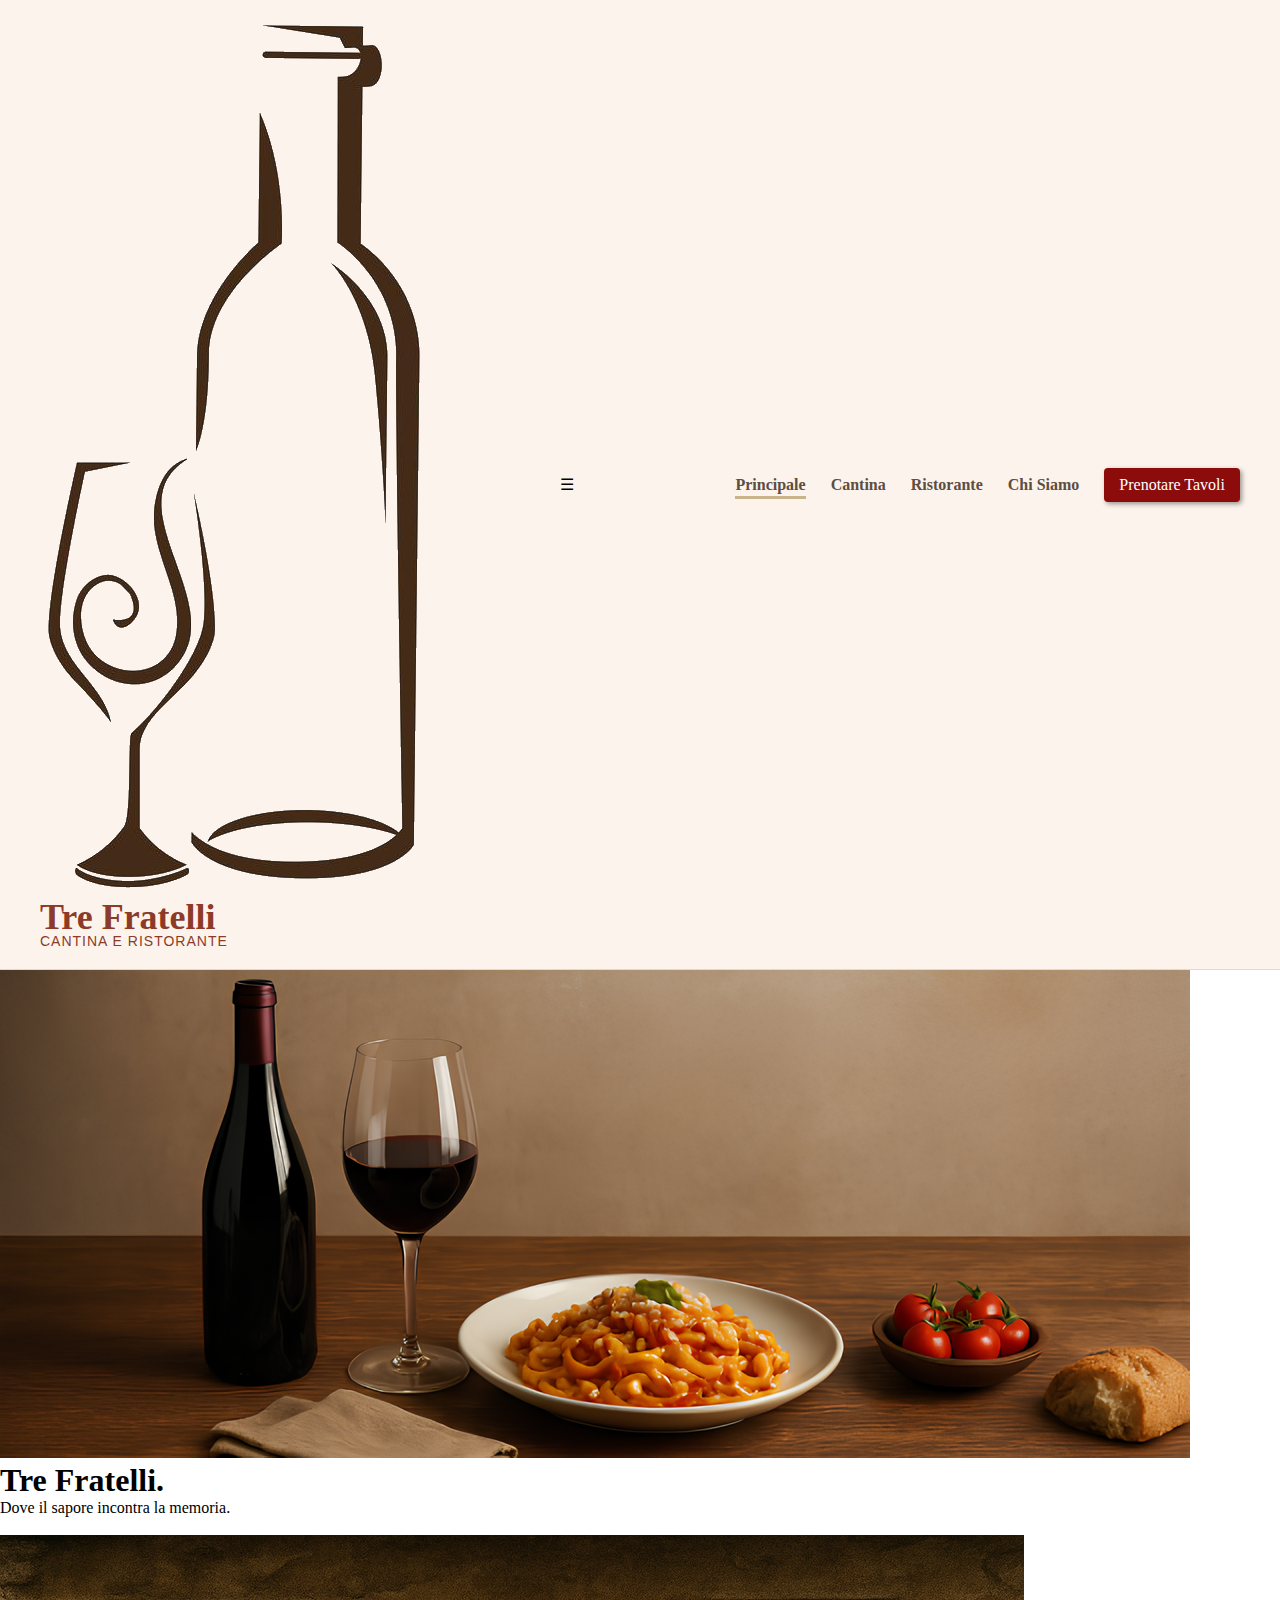
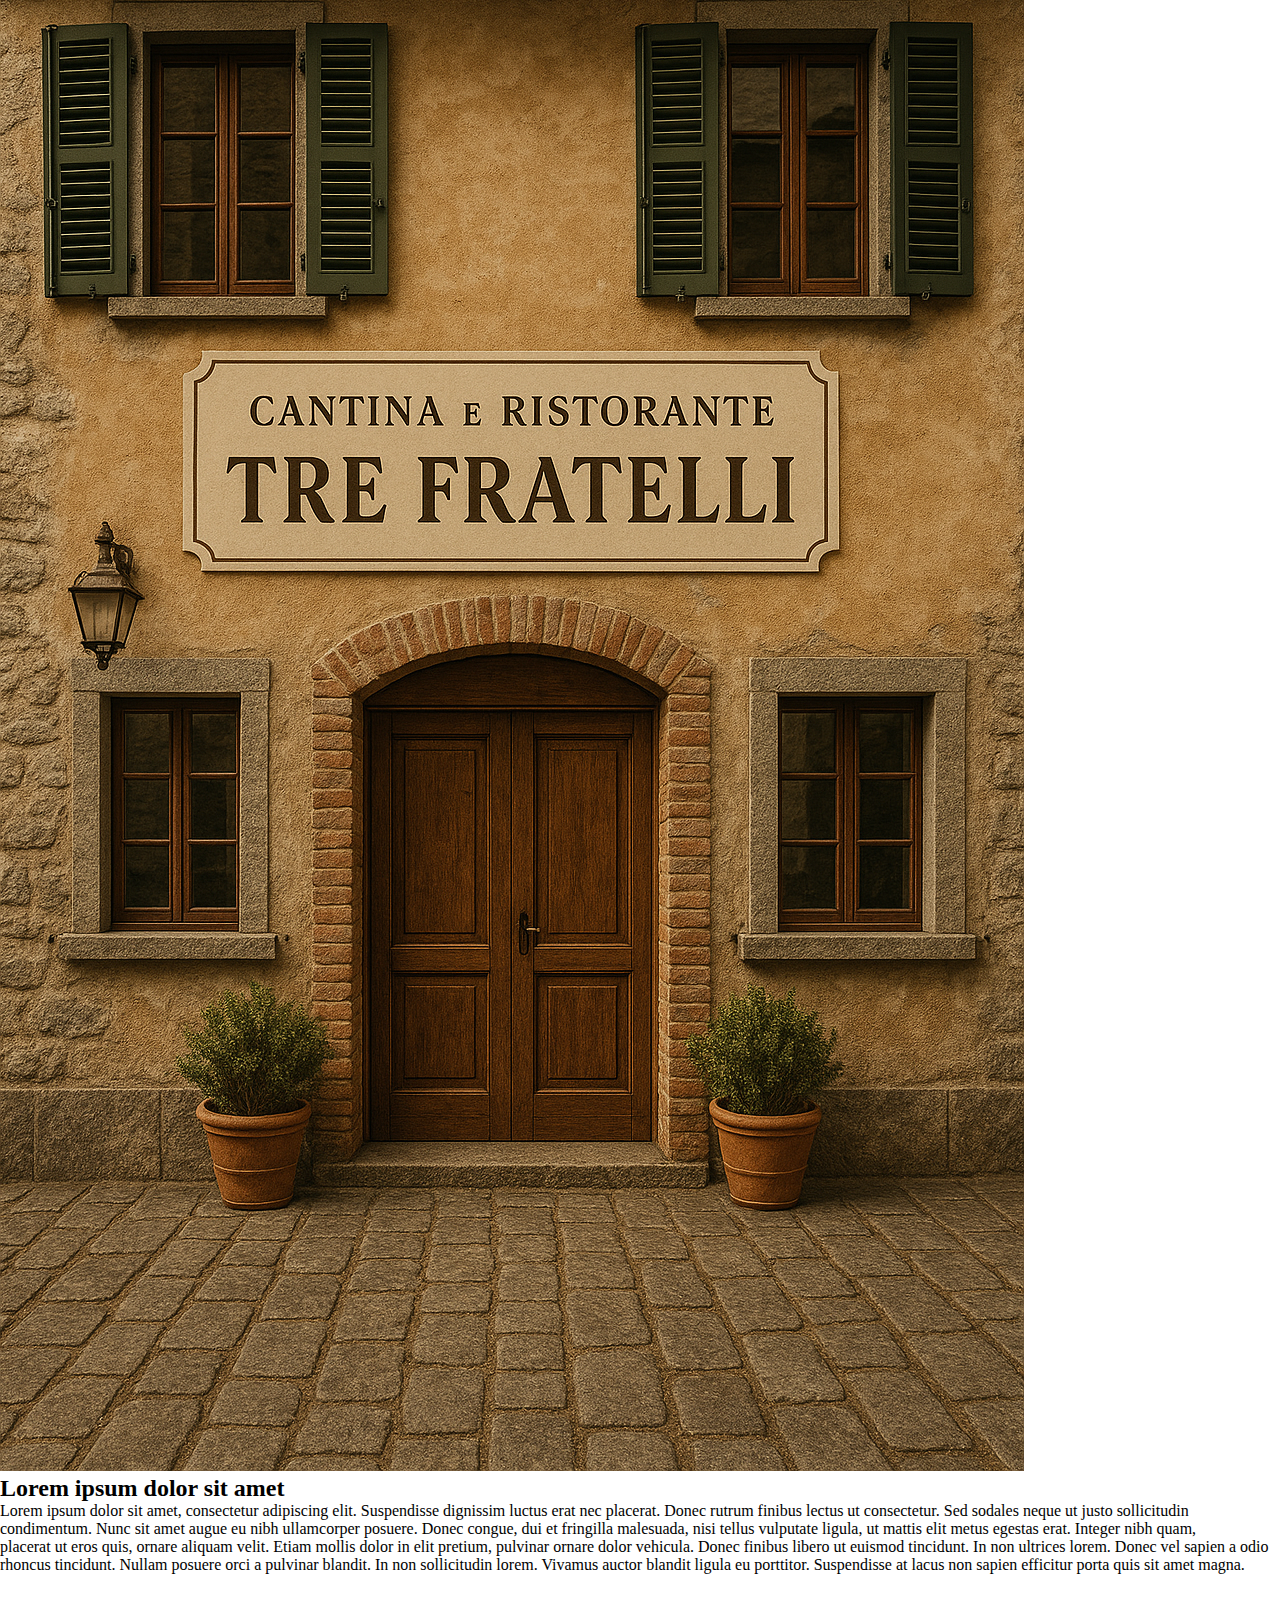
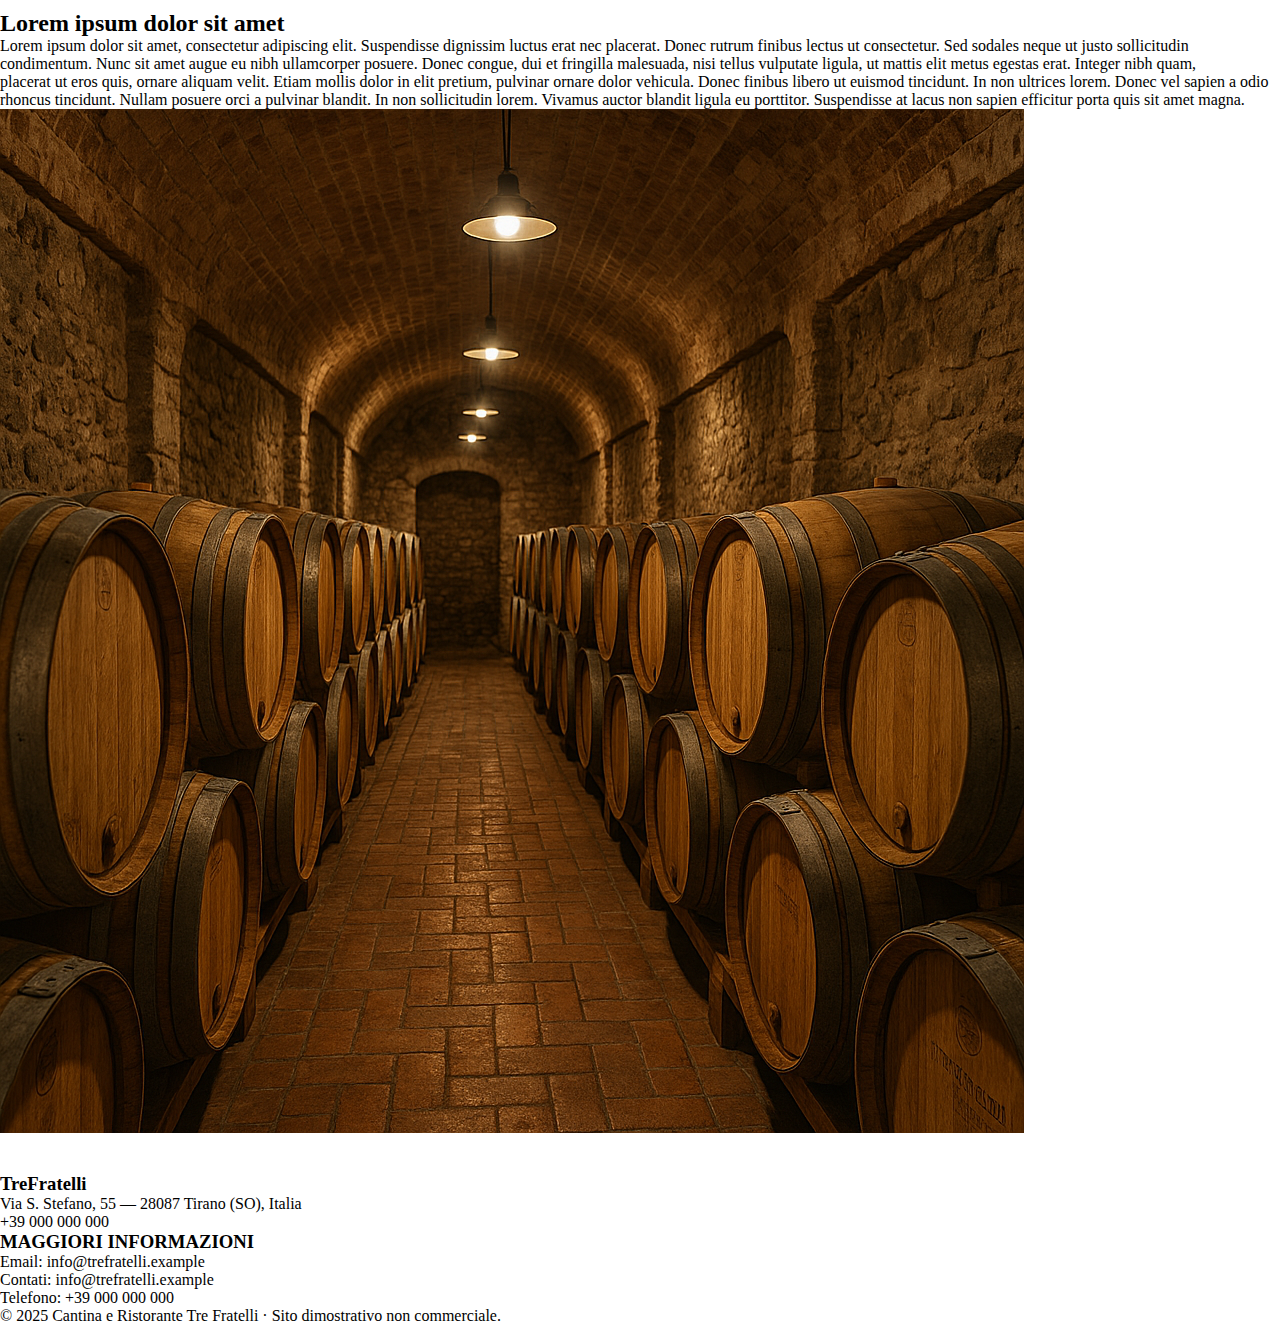
<file: index.html>
<!DOCTYPE html>
<html lang="it">
<head>
    <meta charset="UTF-8">
    <title>Tre Fratelli – Principale</title>
    <link rel="stylesheet" href="style.css">
    <link rel="icon" href="immagini/logo.png" type="image/png">
</head>
<body>

    <header class="cabecalho-trefratelli">
        
        <div class="logo-area">
            <img src="immagini/vinologo.png" alt="Logo Tre Fratelli">
            <div class="logo-textos">
                <h1>Tre Fratelli</h1>
                <p>CANTINA E RISTORANTE</p>
            </div>
        </div>

        <div class="menu-toggle" id="menu-toggle">☰</div>
        
        <nav class="menu-navegacao" id="menu">
            <ul>
                <li class="ativo"><a href="index.html"><strong>Principale</strong></a></li>
                <li><a href="cantina.html"><strong>Cantina</strong></a></li>
                <li><a href="ristorante.html"><strong>Ristorante</strong></a></li>
                <li><a href="chisiamo.html"><strong>Chi Siamo</strong></a></li>
                <li class="cta-button"><a href="prenotazione.html">Prenotare Tavoli</a></li>
            </ul>
        </nav>
    </header>

    <section class="hero">
        <img src="immagini/cibo.png" alt="Imagem do restaurante">
        <div class="hero-texto">
            <h1>Tre Fratelli.</h1>
            <p>Dove il sapore incontra la memoria.</p>
        </div>
    </section><br>

    <section class="sezione-sul-ristorante">
        <div class="contenuto-sul-ristorante">

            <div class="immagine-sul-ristorante">
                <img src="immagini/facciata.png" alt="Facciata Tre Fratelli">
            </div>

            <div class="testo-sul-ristorante">
                <h2>Lorem ipsum dolor sit amet</h2>
                <p>
                    Lorem ipsum dolor sit amet, consectetur adipiscing elit. Suspendisse dignissim luctus erat nec 
                    placerat. Donec rutrum finibus lectus ut consectetur. Sed sodales neque ut justo sollicitudin 
                    condimentum. Nunc sit amet augue eu nibh ullamcorper posuere. Donec congue, dui et fringilla 
                    malesuada, nisi tellus vulputate ligula, ut mattis elit metus egestas erat. Integer nibh quam, 
                    
                </p>
                <p>
                    placerat ut eros quis, ornare aliquam velit. Etiam mollis dolor in elit pretium, pulvinar ornare 
                    dolor vehicula. Donec finibus libero ut euismod tincidunt. In non ultrices lorem. Donec vel sapien a 
                    odio rhoncus tincidunt. Nullam posuere orci a pulvinar blandit. In non sollicitudin lorem. Vivamus 
                    auctor blandit ligula eu porttitor. Suspendisse at lacus non sapien efficitur porta quis sit amet magna.
                </p>
                
            </div>

        </div>
    </section><br><br>

    <section class="sezione-sul-ristorante invertita">
        <div class="contenuto-sul-ristorante">

            <div class="testo-sul-ristorante">
                <h2>Lorem ipsum dolor sit amet</h2>
                <p>
                    Lorem ipsum dolor sit amet, consectetur adipiscing elit. Suspendisse dignissim luctus erat nec 
                    placerat. Donec rutrum finibus lectus ut consectetur. Sed sodales neque ut justo sollicitudin 
                    condimentum. Nunc sit amet augue eu nibh ullamcorper posuere. Donec congue, dui et fringilla 
                    malesuada, nisi tellus vulputate ligula, ut mattis elit metus egestas erat. Integer nibh quam, 
                    
                </p>
                <p>
                    placerat ut eros quis, ornare aliquam velit. Etiam mollis dolor in elit pretium, pulvinar ornare 
                    dolor vehicula. Donec finibus libero ut euismod tincidunt. In non ultrices lorem. Donec vel sapien a 
                    odio rhoncus tincidunt. Nullam posuere orci a pulvinar blandit. In non sollicitudin lorem. Vivamus 
                    auctor blandit ligula eu porttitor. Suspendisse at lacus non sapien efficitur porta quis sit amet magna.
                </p>
                
            </div>

            <div class="immagine-sul-ristorante">
                <img src="immagini/cantina.png" alt="Immagine del ristorante">
            </div>

        </div>
    </section><br><br>

    <footer class="footer">
        <div class="footer-container">

            <div class="colonna">
                <h3>TreFratelli</h3>
                <p>Via S. Stefano, 55 — 28087 Tirano (SO), Italia</p>
                <p>+39 000 000 000</p>
            </div>

            <div class="colonna">
                <h3>MAGGIORI INFORMAZIONI</h3>
                <p>Email: info@trefratelli.example</p>
                <p>Contati: info@trefratelli.example</p>
                <p>Telefono: +39 000 000 000</p>
            </div>

        </div>

        <div class="footer-bottom">
            <p>© 2025 Cantina e Ristorante Tre Fratelli · Sito dimostrativo non commerciale.</p>
        </div>
    </footer>


    <script>
        const toggle = document.getElementById("menu-toggle");
        const menu = document.querySelector(".menu-navegacao ul");

        toggle.addEventListener("click", () => {
            menu.classList.toggle("ativo");
        });
    </script>

</body>
</html>
</file>
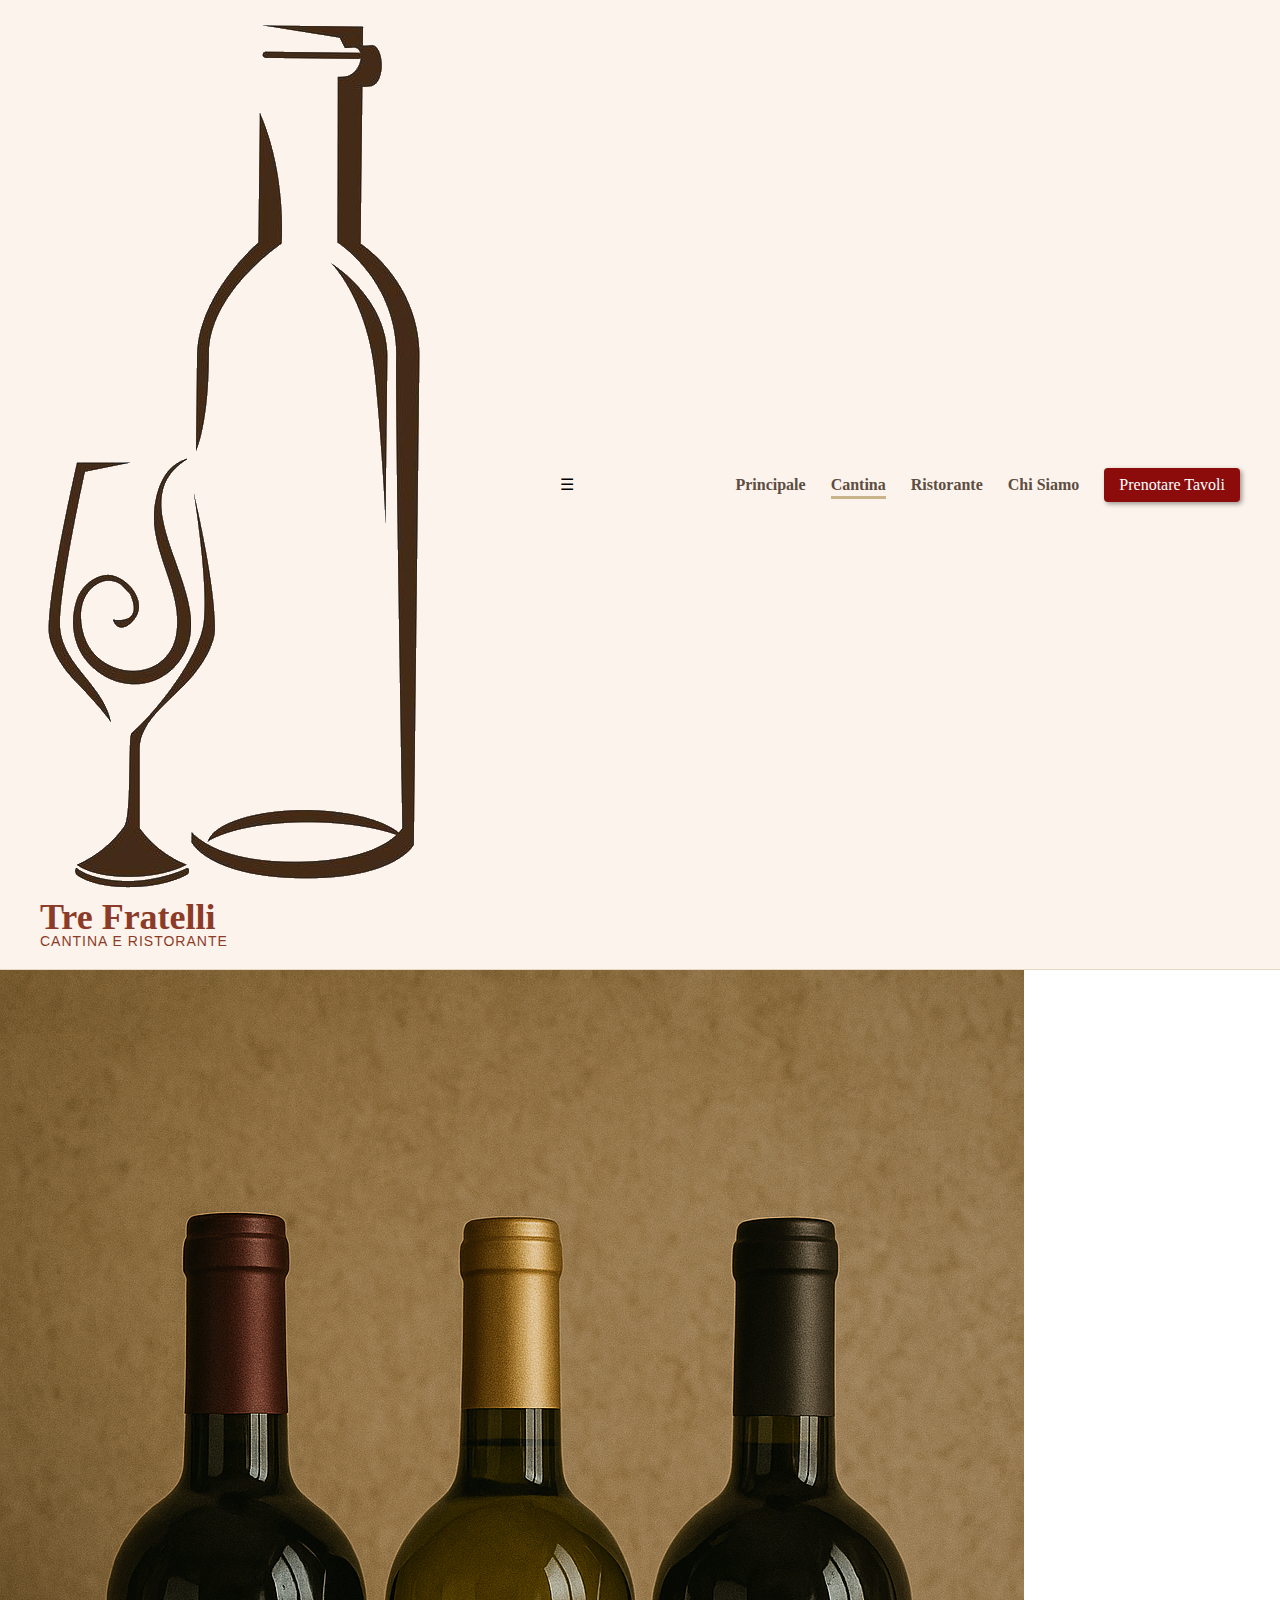
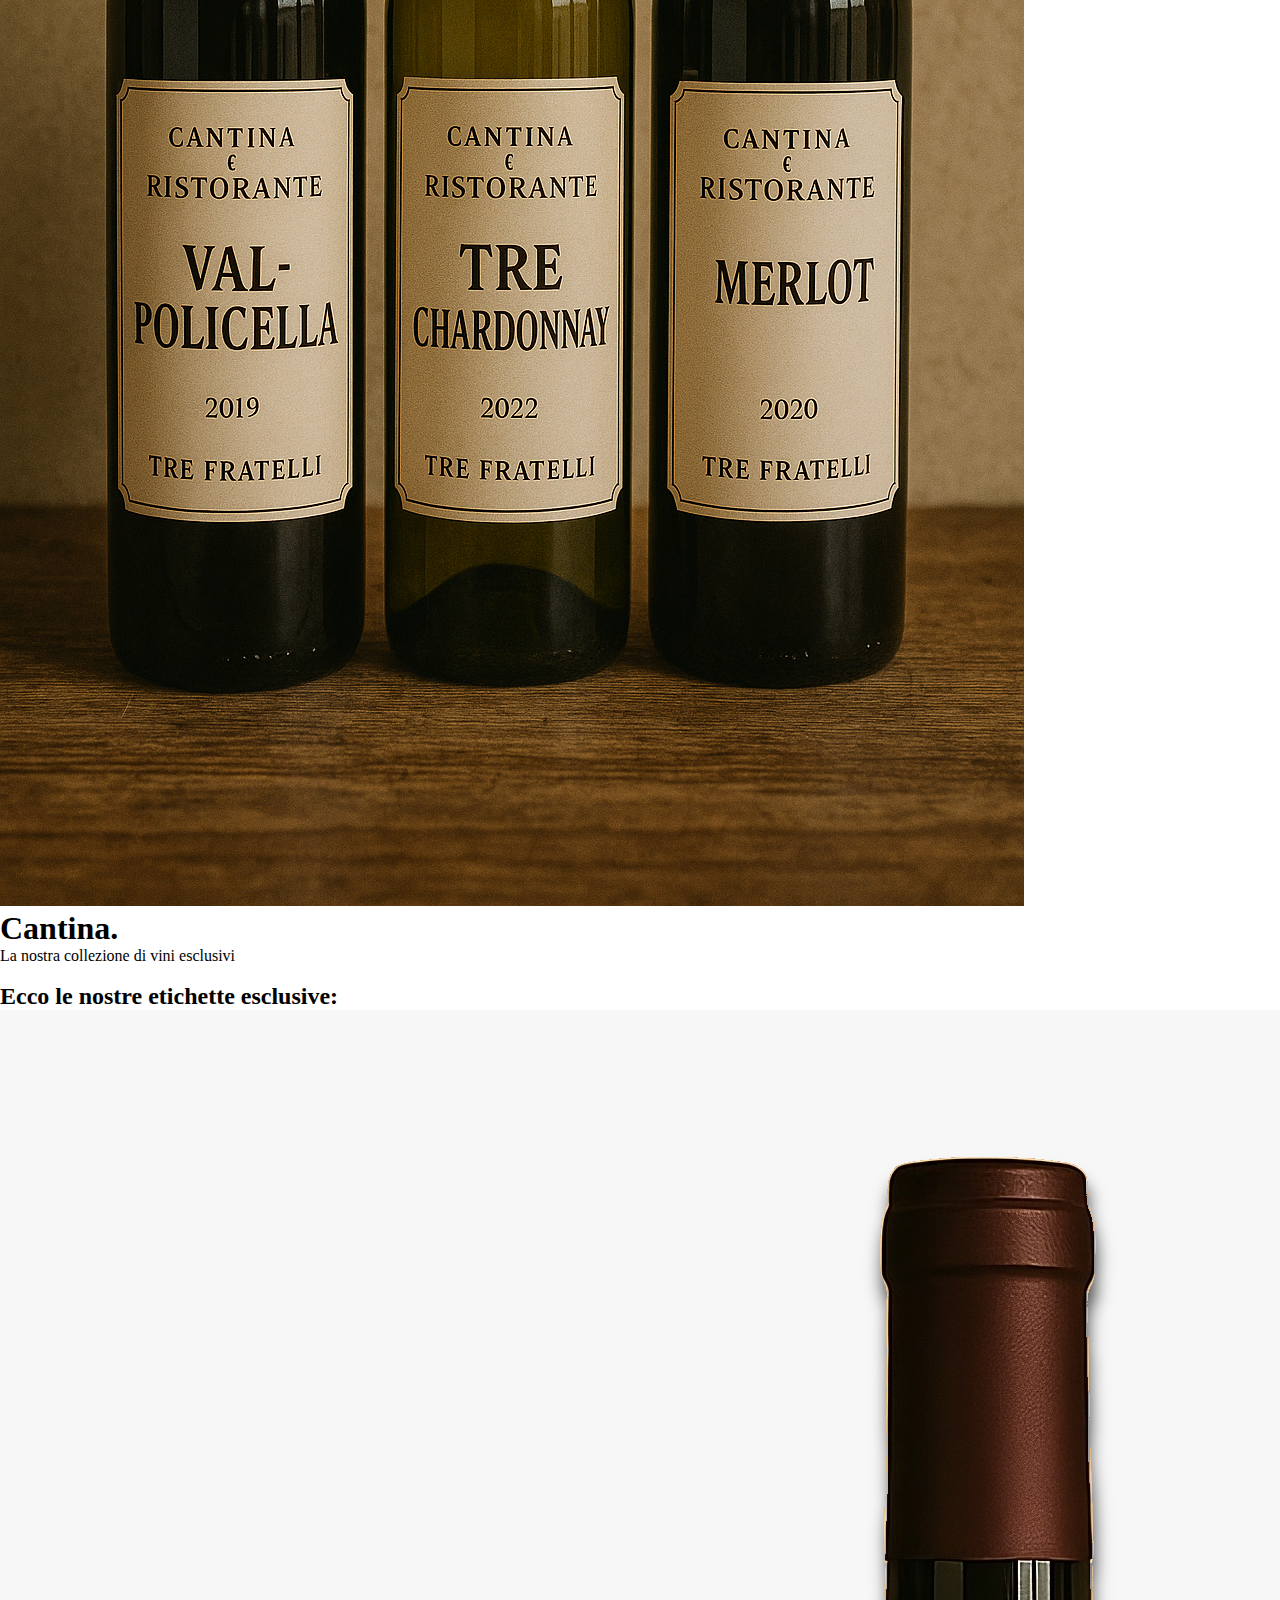
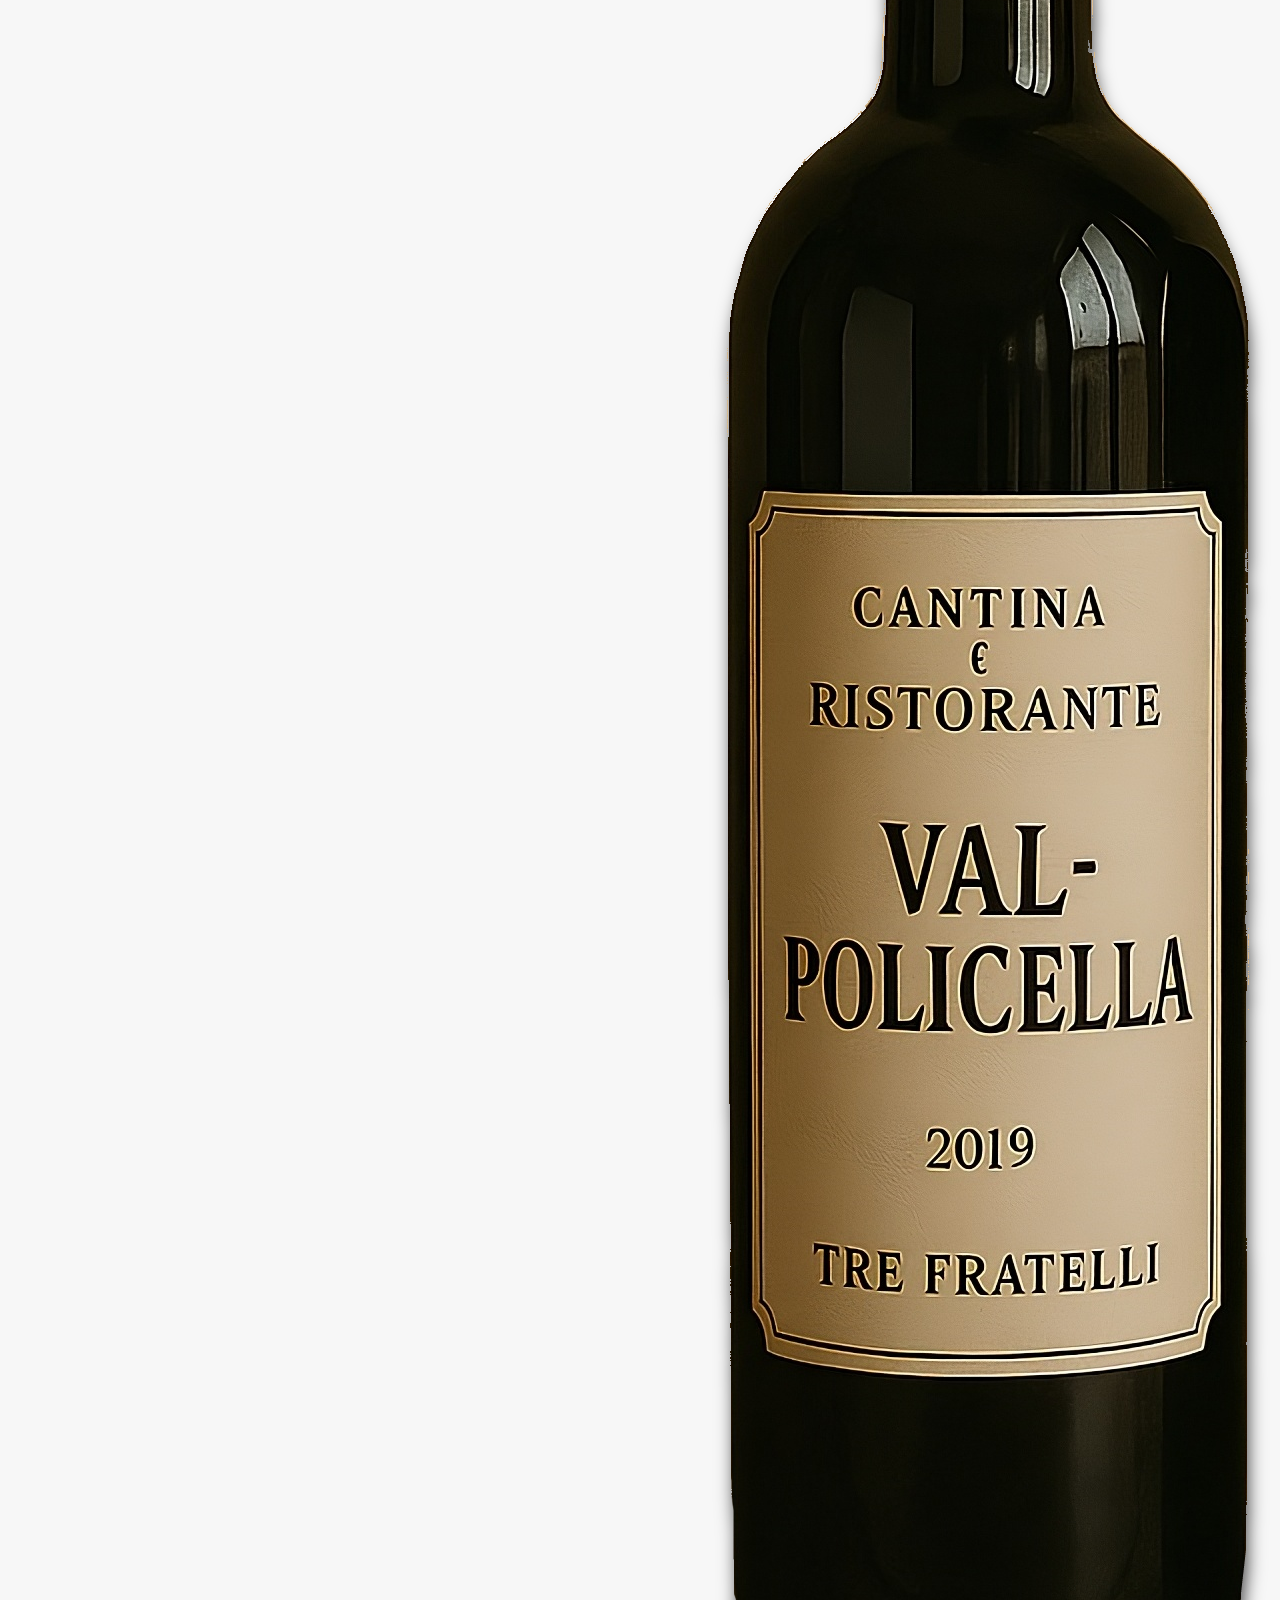
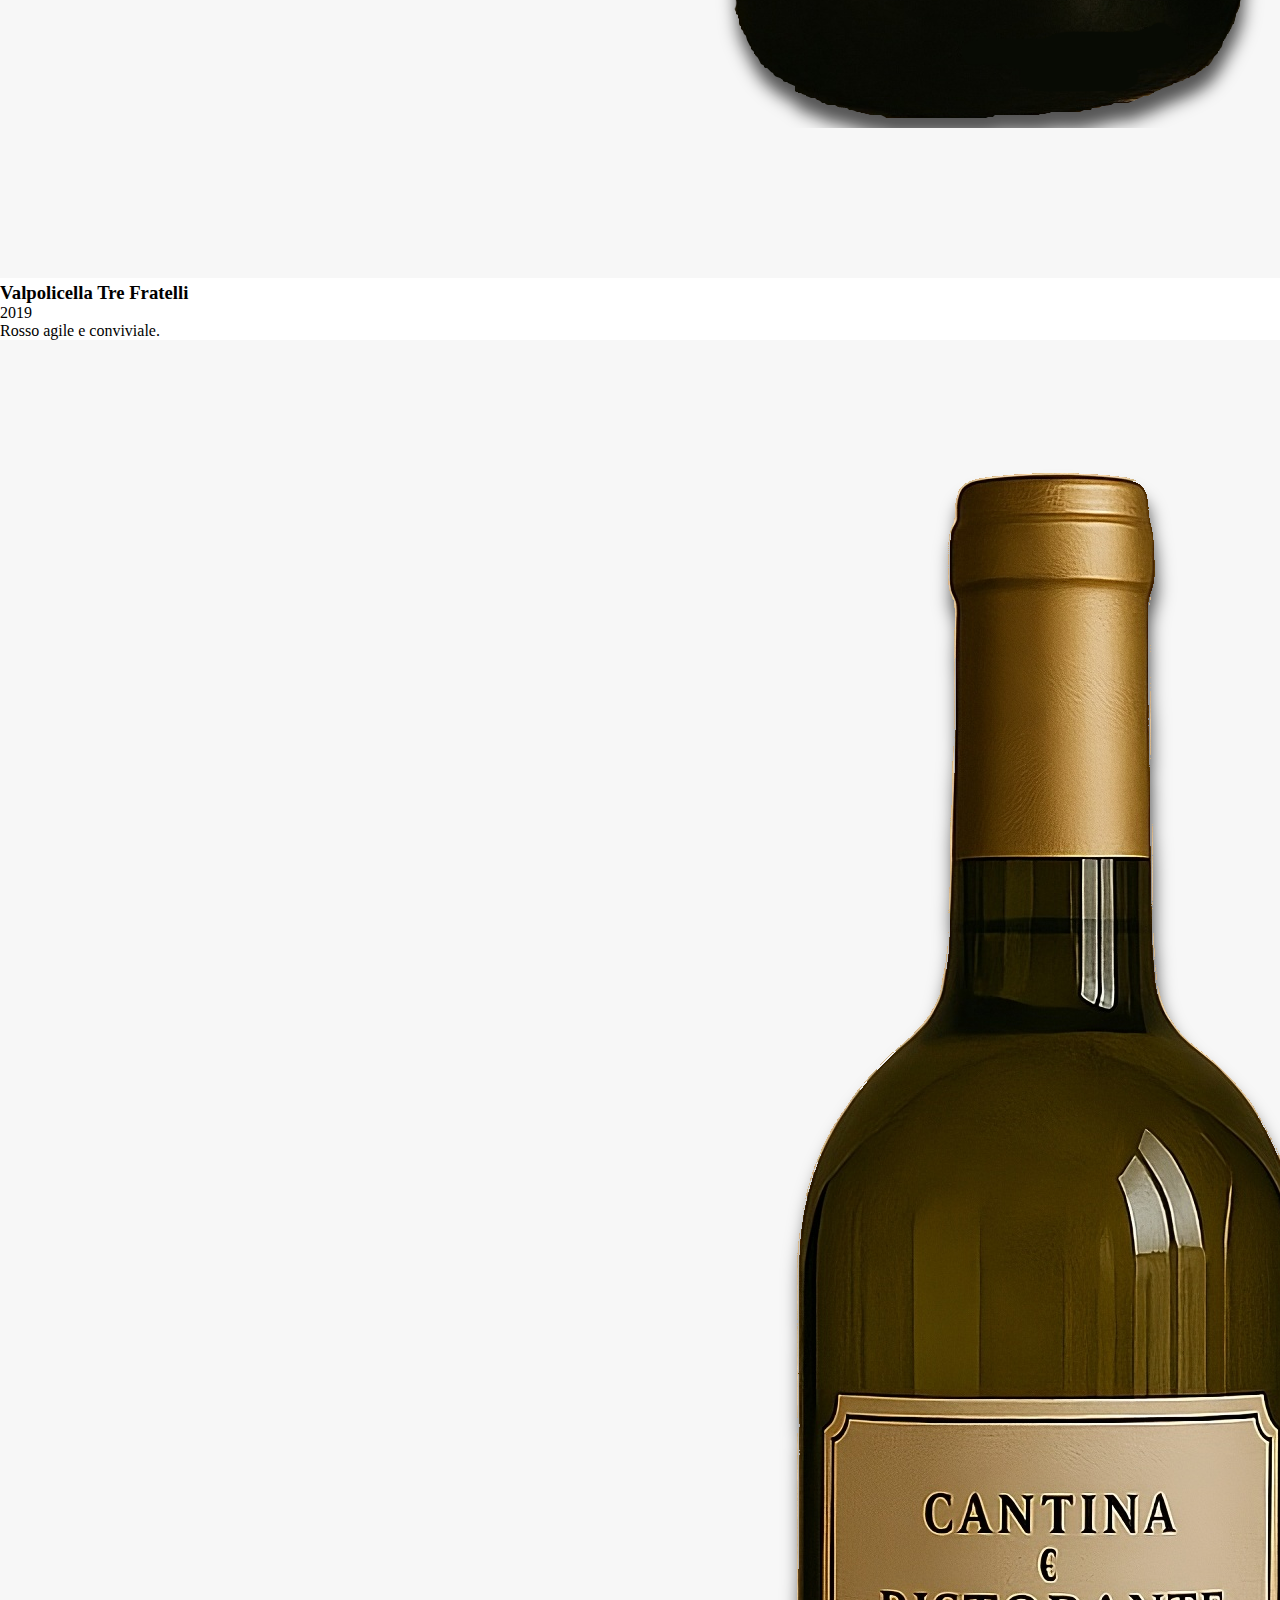
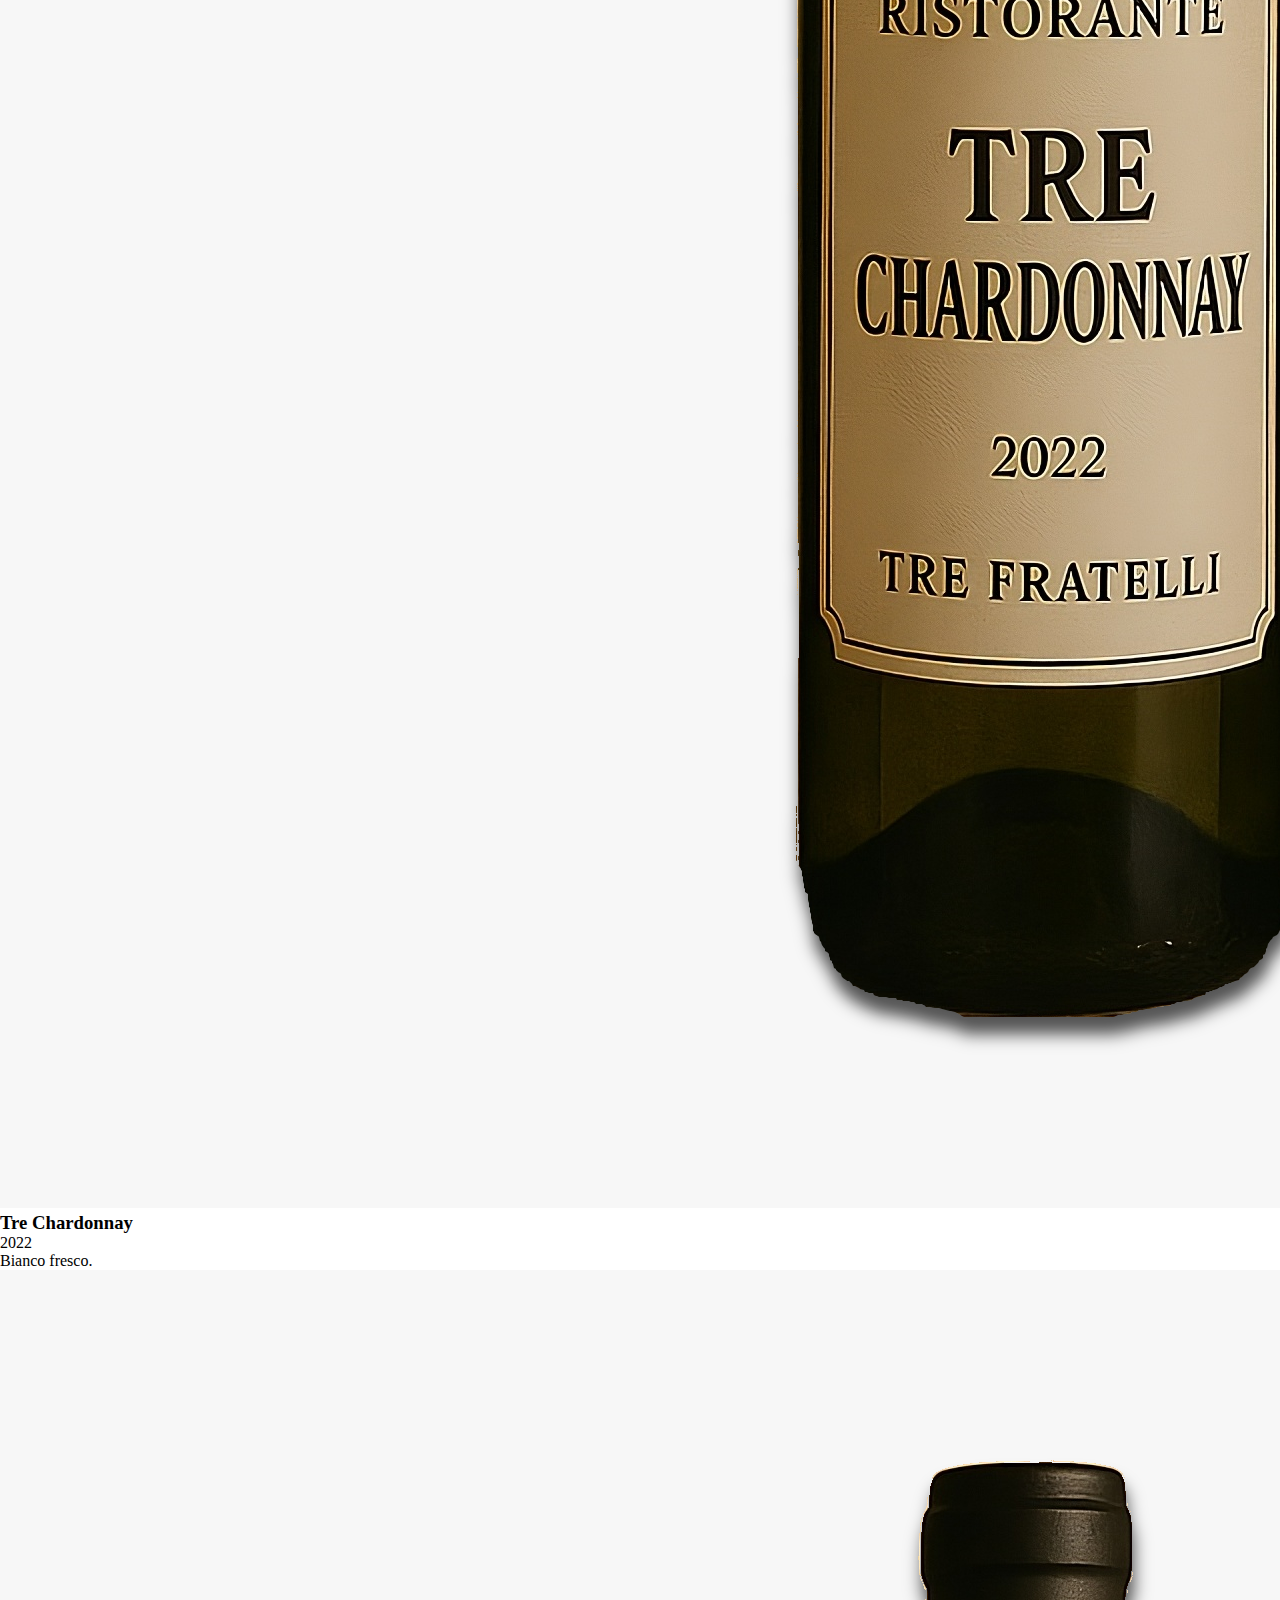
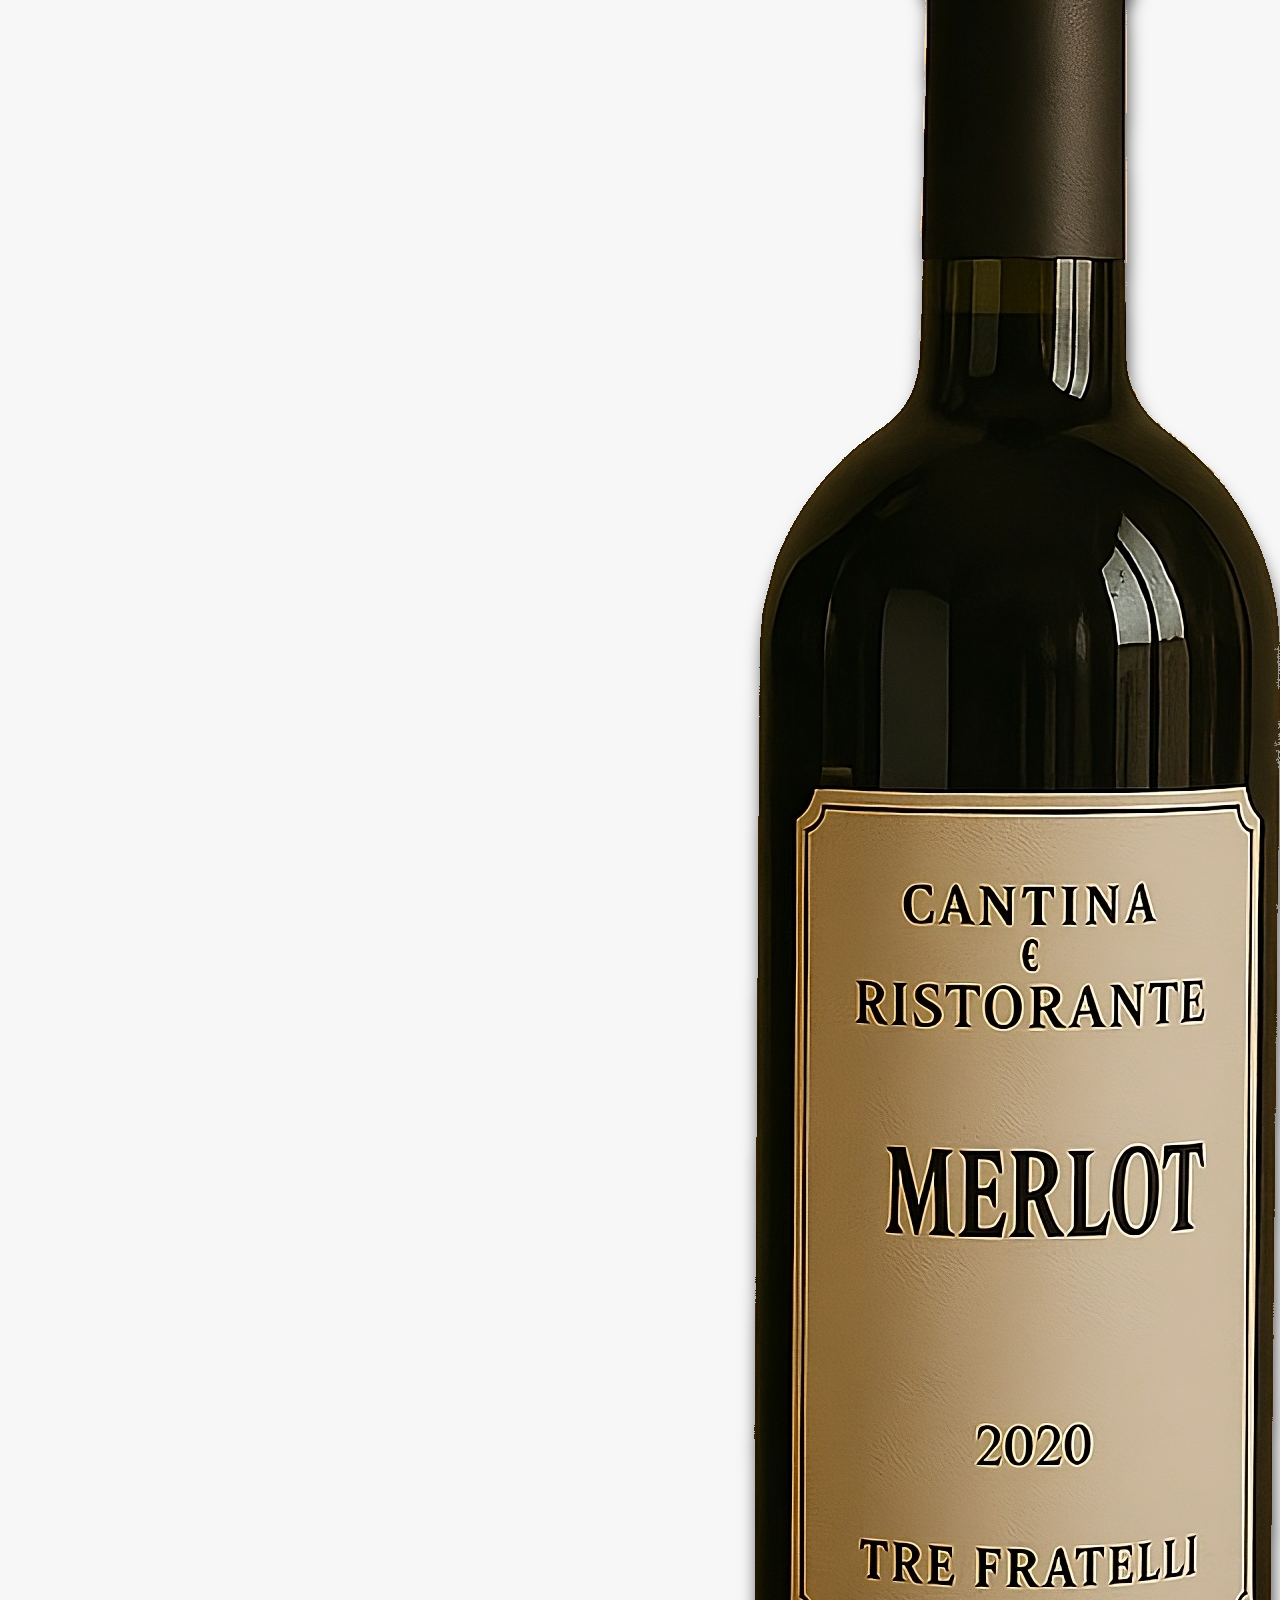
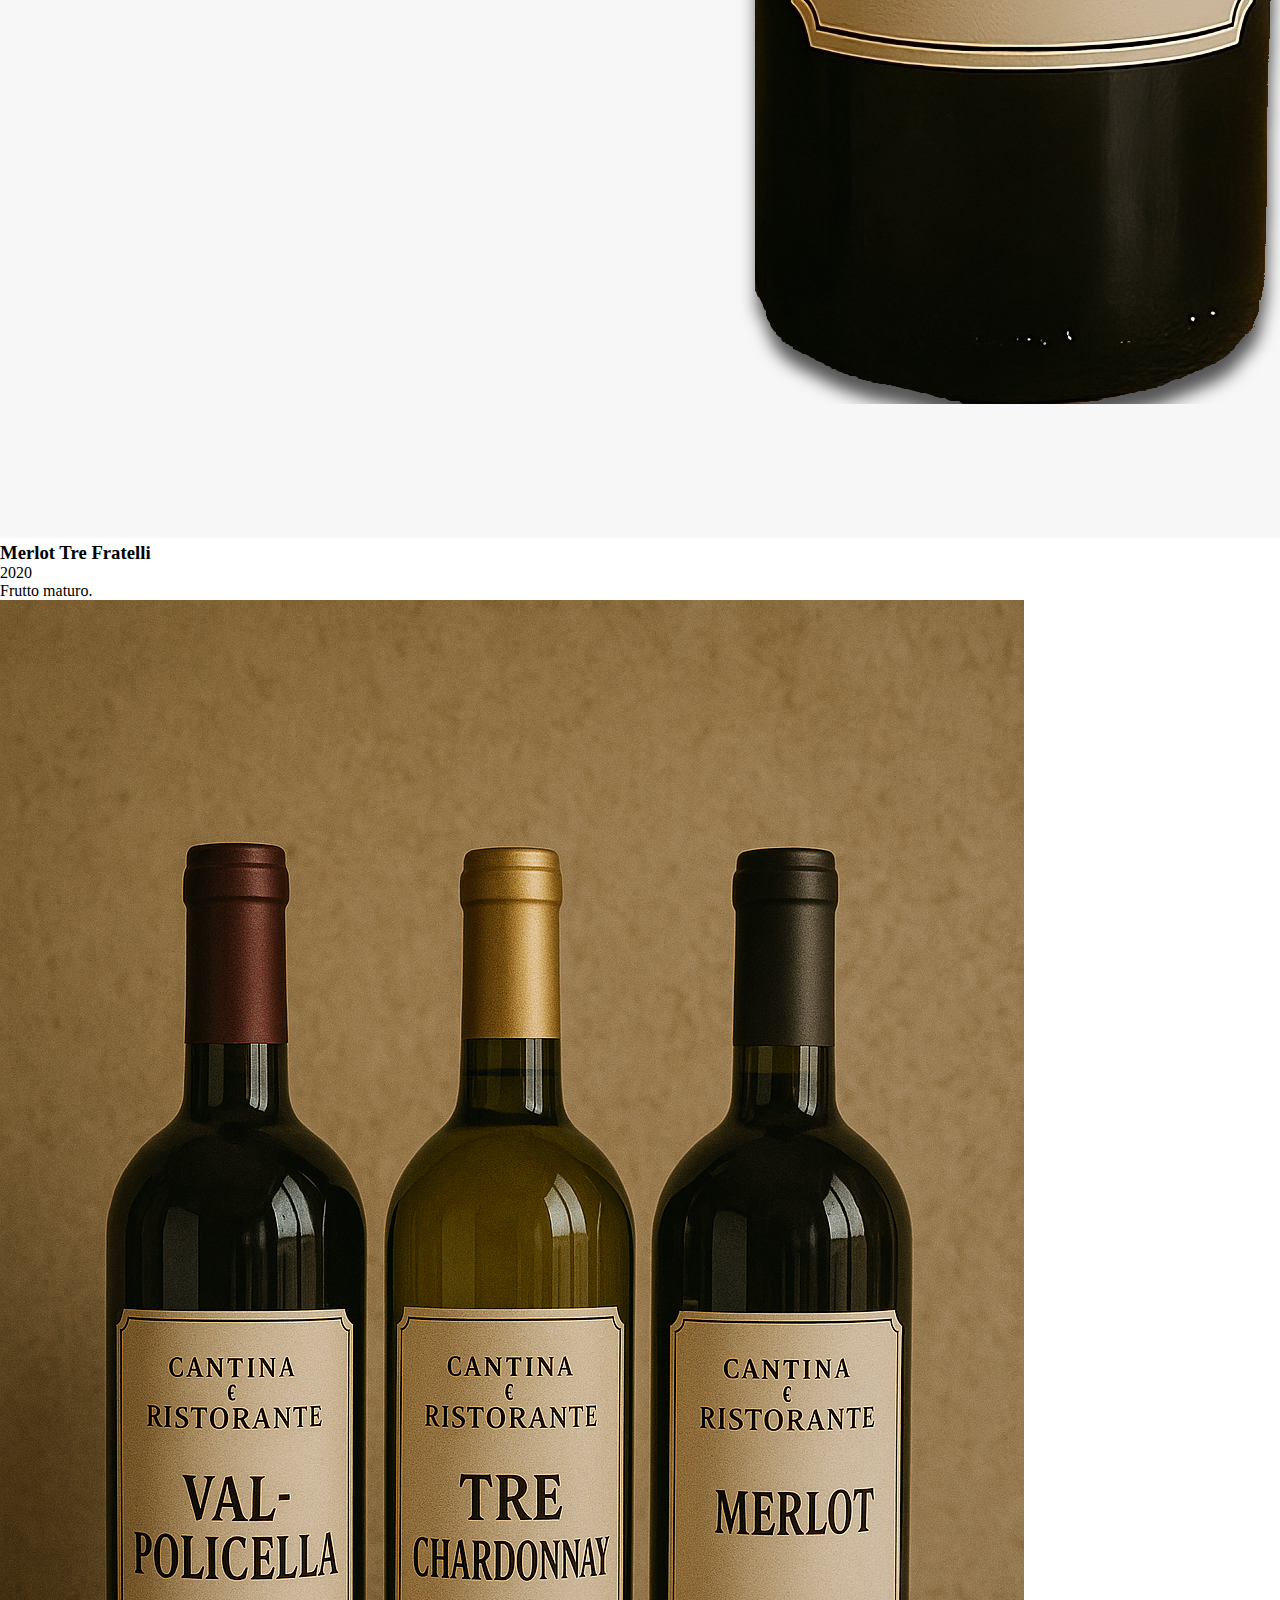
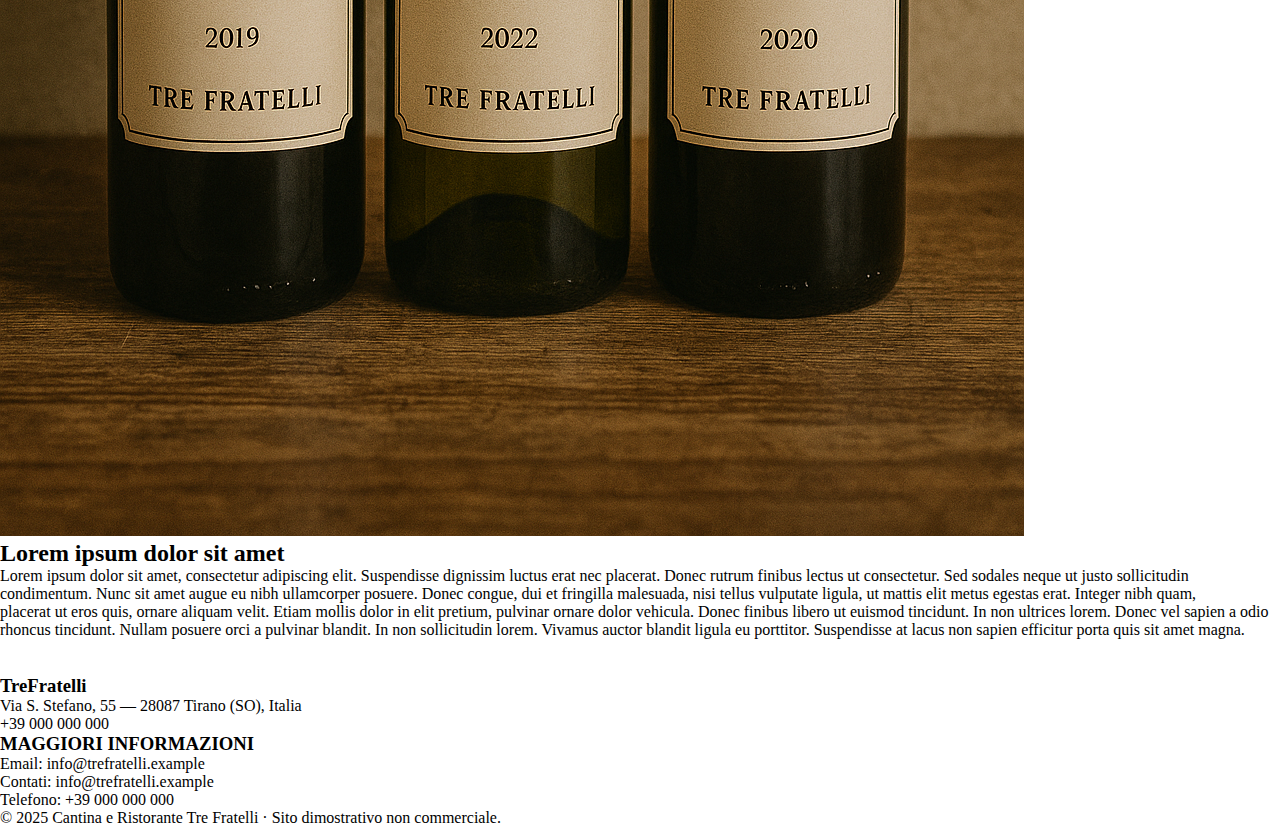
<file: cantina.html>
<!DOCTYPE html>
<html lang="it">
<head>
    <meta charset="UTF-8">
    <title>Tre Fratelli – Cantina</title>
    <link rel="stylesheet" href="style.css">
    <link rel="icon" href="immagini/logo.png" type="image/png">
</head>
<body>

    <header class="cabecalho-trefratelli">
        
        <div class="logo-area">
            <img src="immagini/vinologo.png" alt="Logo Tre Fratelli">
            <div class="logo-textos">
                <h1>Tre Fratelli</h1>
                <p>CANTINA E RISTORANTE</p>
            </div>
        </div>

        <div class="menu-toggle" id="menu-toggle">☰</div>
        
        <nav class="menu-navegacao" id="menu">
            <ul>
                <li><a href="index.html"><strong>Principale</strong></a></li>
                <li class="ativo"><a href="cantina.html"><strong>Cantina</strong></a></li>
                <li><a href="ristorante.html"><strong>Ristorante</strong></a></li>
                <li><a href="chisiamo.html"><strong>Chi Siamo</strong></a></li>
                <li class="cta-button"><a href="prenotazione.html">Prenotare Tavoli</a></li>
            </ul>
        </nav>
    </header>

    <section class="hero">
        <img src="immagini/bottiglie.png" alt="Imagem do restaurante">
        <div class="hero-texto">
            <h1>Cantina.</h1>
            <p>La nostra collezione di vini esclusivi</p>
        </div>
    </section><br>

    <section class="sezione-vini">
        <h2 class="titolo-vini">Ecco le nostre etichette esclusive:</h2>

        <div class="lista-vini">

            <!-- Card 1 -->
            <div class="card-vino">
                <img src="immagini/vino1.png" alt="Vino 1">
                <h3 class="nome-vino">Valpolicella Tre Fratelli</h3>
                <p class="origine-vino">2019</p>
                <p class="info-vino">Rosso agile e conviviale.</p>
            </div>

            <!-- Card 2 -->
            <div class="card-vino">
                <img src="immagini/vino2.png" alt="Vino 2">
                <h3 class="nome-vino">Tre Chardonnay</h3>
                <p class="origine-vino">2022</p>
                <p class="info-vino">Bianco fresco.</p>
            </div>

            <!-- Card 3 -->
            <div class="card-vino">
                <img src="immagini/vino3.png" alt="Vino 3">
                <h3 class="nome-vino">Merlot Tre Fratelli</h3>
                <p class="origine-vino">2020</p>
                
                <p class="info-vino">Frutto maturo.</p>
            </div>

        </div>
    </section>

    <section class="sezione-sul-ristorante">
        <div class="contenuto-sul-ristorante">

            <div class="immagine-sul-ristorante">
                <img src="immagini/bottiglievino.jpg" alt="Facciata Tre Fratelli">
            </div>

            <div class="testo-sul-ristorante">
                <h2>Lorem ipsum dolor sit amet</h2>
                <p>
                    Lorem ipsum dolor sit amet, consectetur adipiscing elit. Suspendisse dignissim luctus erat nec 
                    placerat. Donec rutrum finibus lectus ut consectetur. Sed sodales neque ut justo sollicitudin 
                    condimentum. Nunc sit amet augue eu nibh ullamcorper posuere. Donec congue, dui et fringilla 
                    malesuada, nisi tellus vulputate ligula, ut mattis elit metus egestas erat. Integer nibh quam, 
                    
                </p>
                <p>
                    placerat ut eros quis, ornare aliquam velit. Etiam mollis dolor in elit pretium, pulvinar ornare 
                    dolor vehicula. Donec finibus libero ut euismod tincidunt. In non ultrices lorem. Donec vel sapien a 
                    odio rhoncus tincidunt. Nullam posuere orci a pulvinar blandit. In non sollicitudin lorem. Vivamus 
                    auctor blandit ligula eu porttitor. Suspendisse at lacus non sapien efficitur porta quis sit amet magna.
                </p>
                
            </div>

        </div>
    </section><br><br>

    <footer class="footer">
        <div class="footer-container">

            <div class="colonna">
                <h3>TreFratelli</h3>
                <p>Via S. Stefano, 55 — 28087 Tirano (SO), Italia</p>
                <p>+39 000 000 000</p>
            </div>

            <div class="colonna">
                <h3>MAGGIORI INFORMAZIONI</h3>
                <p>Email: info@trefratelli.example</p>
                <p>Contati: info@trefratelli.example</p>
                <p>Telefono: +39 000 000 000</p>
            </div>

        </div>

        <div class="footer-bottom">
            <p>© 2025 Cantina e Ristorante Tre Fratelli · Sito dimostrativo non commerciale.</p>
        </div>
    </footer>


    <script>
        const toggle = document.getElementById("menu-toggle");
        const menu = document.querySelector(".menu-navegacao ul");

        toggle.addEventListener("click", () => {
            menu.classList.toggle("ativo");
        });
    </script>

</body>
</html>
</file>
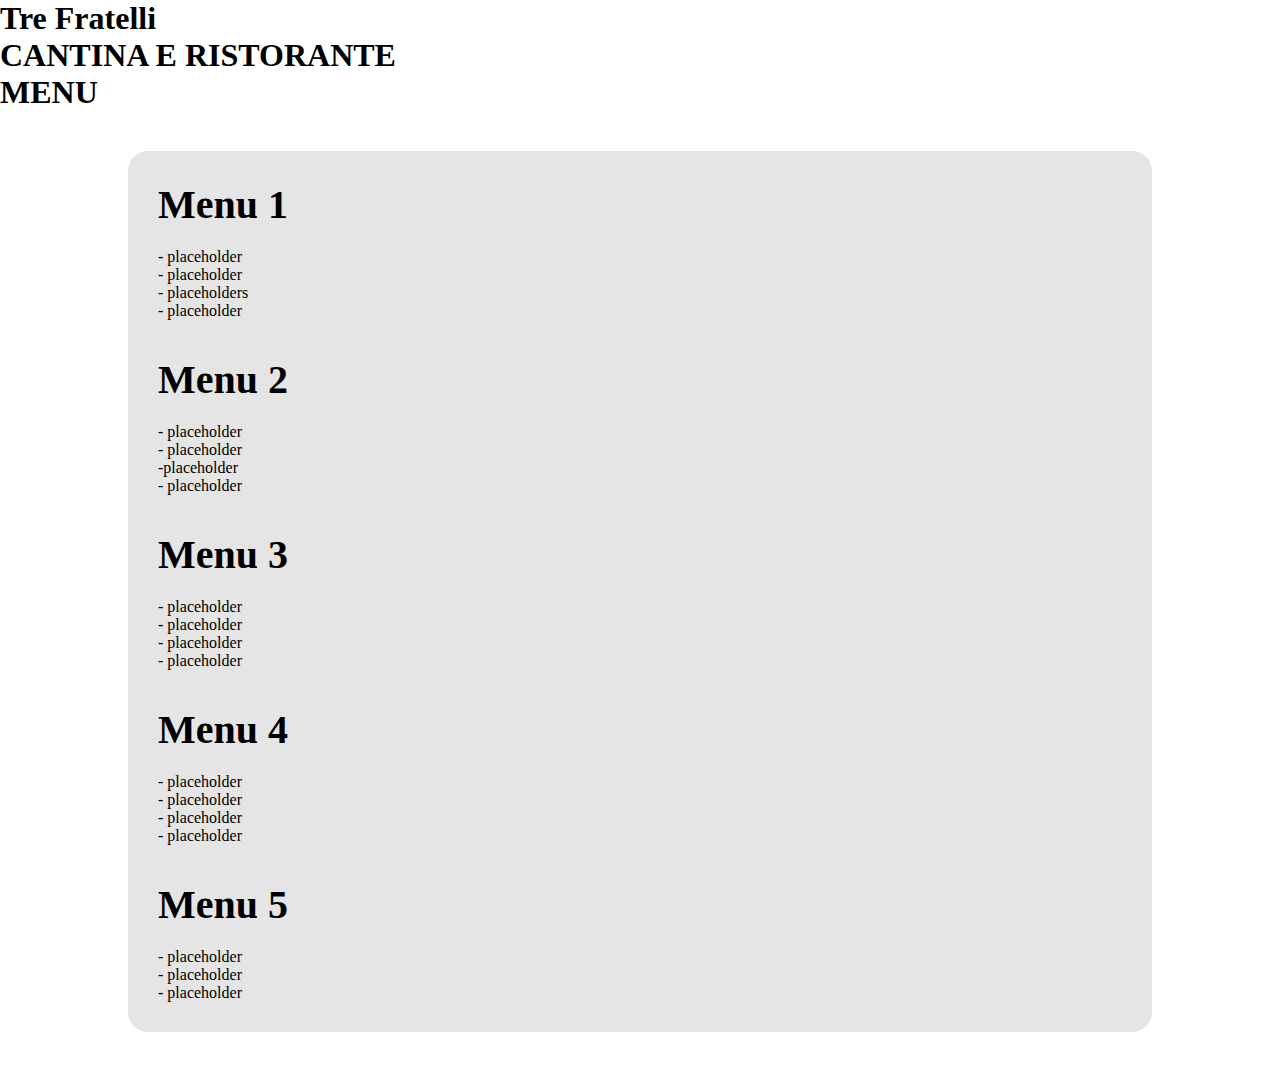
<file: menu.html>
<!DOCTYPE html>
<html lang="it">
<head>
    <meta charset="UTF-8">
    <title>Tre Fratelli – Menu</title>
    <link rel="stylesheet" href="style.css">
</head>

<body>
<header class="restaurante">
    <div class="topo4">
        <h1>Tre Fratelli<br>
        <p>CANTINA E RISTORANTE</p></h1>
    <div class="topo6"><h1>MENU</h1>
    </div>
</header>

<div class="container">
    <h2 style="font-size:40px; margin-bottom:20px;">Menu 1</h2>
    <p>- placeholder<br>- placeholder<br>- placeholders<br>- placeholder</p>

    <br><br>

    <h2 style="font-size:40px; margin-bottom:20px;">Menu 2</h2>
    <p>- placeholder<br>- placeholder<br>-placeholder<br>- placeholder</p>

    <br><br>

    <h2 style="font-size:40px; margin-bottom:20px;">Menu 3</h2>
    <p>- placeholder<br>- placeholder<br>- placeholder<br>- placeholder</p>

    <br><br>

    <h2 style="font-size:40px; margin-bottom:20px;">Menu 4</h2>
    <p>- placeholder<br>- placeholder<br>- placeholder<br>- placeholder</p>

    <br><br>

    <h2 style="font-size:40px; margin-bottom:20px;">Menu 5</h2>
    <p>- placeholder<br>- placeholder<br>-  placeholder</p>
</div>

</body>
</html>
</file>
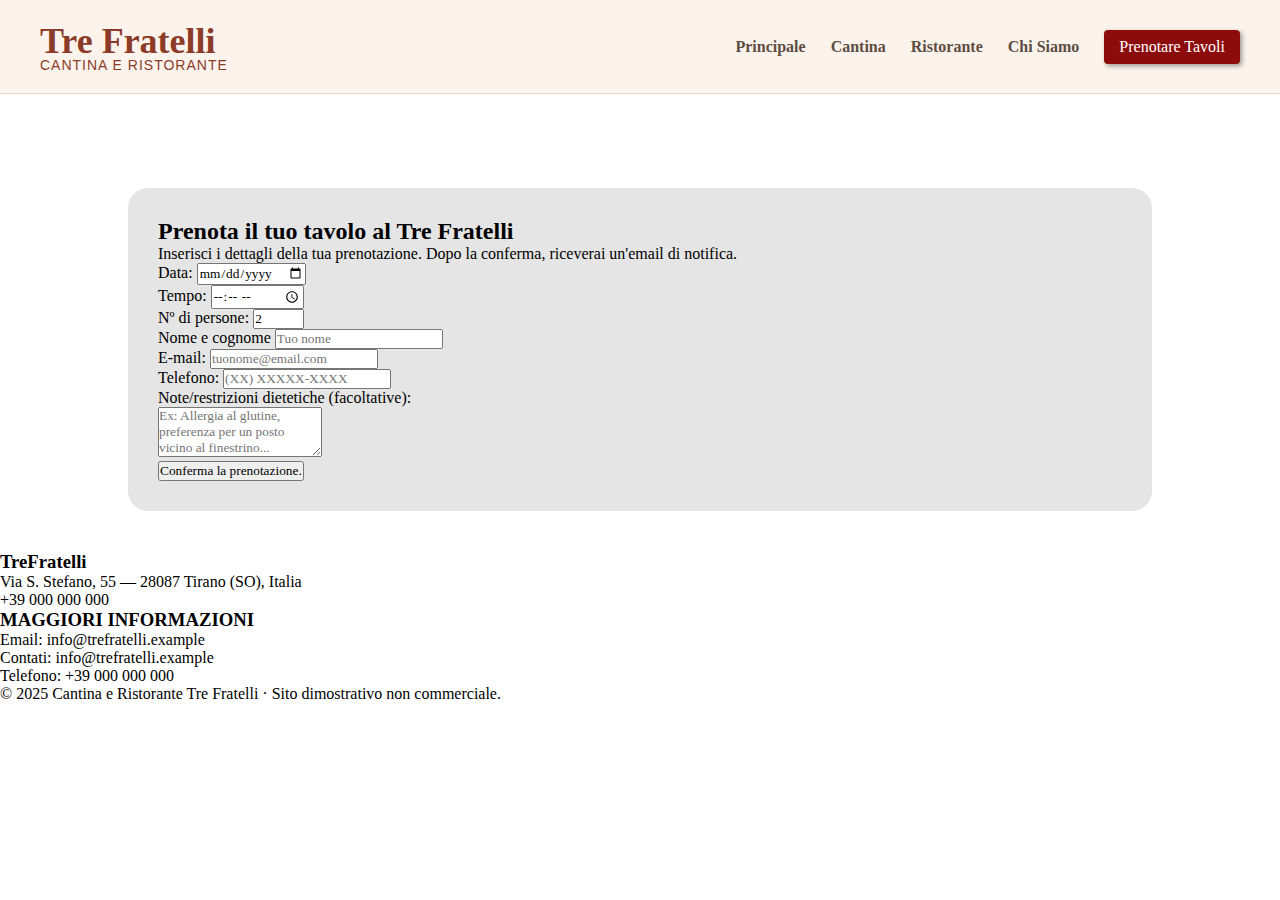
<file: prenotazione.html>
<!DOCTYPE html>
<html lang="it">
<head>
    <meta charset="UTF-8">
    <title>Tre Fratelli – Prenotazione</title>
    <link rel="stylesheet" href="style.css">
</head>
<body>

    <header class="cabecalho-trefratelli">
        
        <div class="logo-area">
            <h1>Tre Fratelli</h1>
            <p>CANTINA E RISTORANTE</p>
        </div>
        
        <nav class="menu-navegacao">
            <ul>
                <li><a href="index.html"><strong>Principale</strong></a></li>
                <li><a href="cantina.html"><strong>Cantina</strong></a></li>
                <li><a href="ristorante.html"><strong>Ristorante</strong></a></li>
                <li><a href="chisiamo.html"><strong>Chi Siamo</strong></a></li>
                
                <li class="cta-button"><a href="prenotazione.html">Prenotare Tavoli</a></li>
            </ul>
        </nav>
        
    </header><br><br><br>

    <div class="container reserva-form-container">
        <h2>Prenota il tuo tavolo al Tre Fratelli</h2>
        <p class="reserva-instrucao">Inserisci i dettagli della tua prenotazione. Dopo la conferma, riceverai un'email di notifica.</p>

        <form action="/submit-reserva" method="POST" class="reserva-form">
            
            <div class="form-group-flex">
                <div class="form-group">
                    <label for="data-reserva">Data:</label>
                    <input type="date" id="data-reserva" name="data" required>
                </div>
                
                <div class="form-group">
                    <label for="hora-reserva">Tempo:</label>
                    <input type="time" id="hora-reserva" name="hora" required>
                </div>

                <div class="form-group">
                    <label for="pessoas">Nº di persone:</label>
                    <input type="number" id="pessoas" name="pessoas" min="1" max="12" value="2" required>
                </div>
            </div>

            <div class="form-group-full">
                <label for="nome">Nome e cognome</label>
                <input type="text" id="nome" name="nome" required placeholder="Tuo nome">
            </div>

            <div class="form-group-flex">
                <div class="form-group">
                    <label for="email">E-mail:</label>
                    <input type="email" id="email" name="email" required placeholder="tuonome@email.com">
                </div>
                <div class="form-group">
                    <label for="telefone">Telefono:</label>
                    <input type="tel" id="telefone" name="telefone" placeholder="(XX) XXXXX-XXXX">
                </div>
            </div>

            <div class="form-group-full">
                <label for="observacoes">Note/restrizioni dietetiche (facoltative):</label><br>
                <textarea id="observacoes" name="observacoes" rows="3" placeholder="Ex: Allergia al glutine, preferenza per un posto vicino al finestrino..."></textarea>
            </div>
            
            <div class="form-group-full reserva-submit">
                <button type="submit" class="cta-reserva-final">Conferma la prenotazione.</button>
            </div>
        </form>
    </div>

    <footer class="footer">
        <div class="footer-container">

            <div class="colonna">
                <h3>TreFratelli</h3>
                <p>Via S. Stefano, 55 — 28087 Tirano (SO), Italia</p>
                <p>+39 000 000 000</p>
            </div>

            <div class="colonna">
                <h3>MAGGIORI INFORMAZIONI</h3>
                <p>Email: info@trefratelli.example</p>
                <p>Contati: info@trefratelli.example</p>
                <p>Telefono: +39 000 000 000</p>
            </div>

        </div>

        <div class="footer-bottom">
            <p>© 2025 Cantina e Ristorante Tre Fratelli · Sito dimostrativo non commerciale.</p>
        </div>
    </footer>


    <script>
        const toggle = document.getElementById("menu-toggle");
        const menu = document.querySelector(".menu-navegacao ul");

        toggle.addEventListener("click", () => {
            menu.classList.toggle("ativo");
        });
    </script>


</body>
</html>
</file>
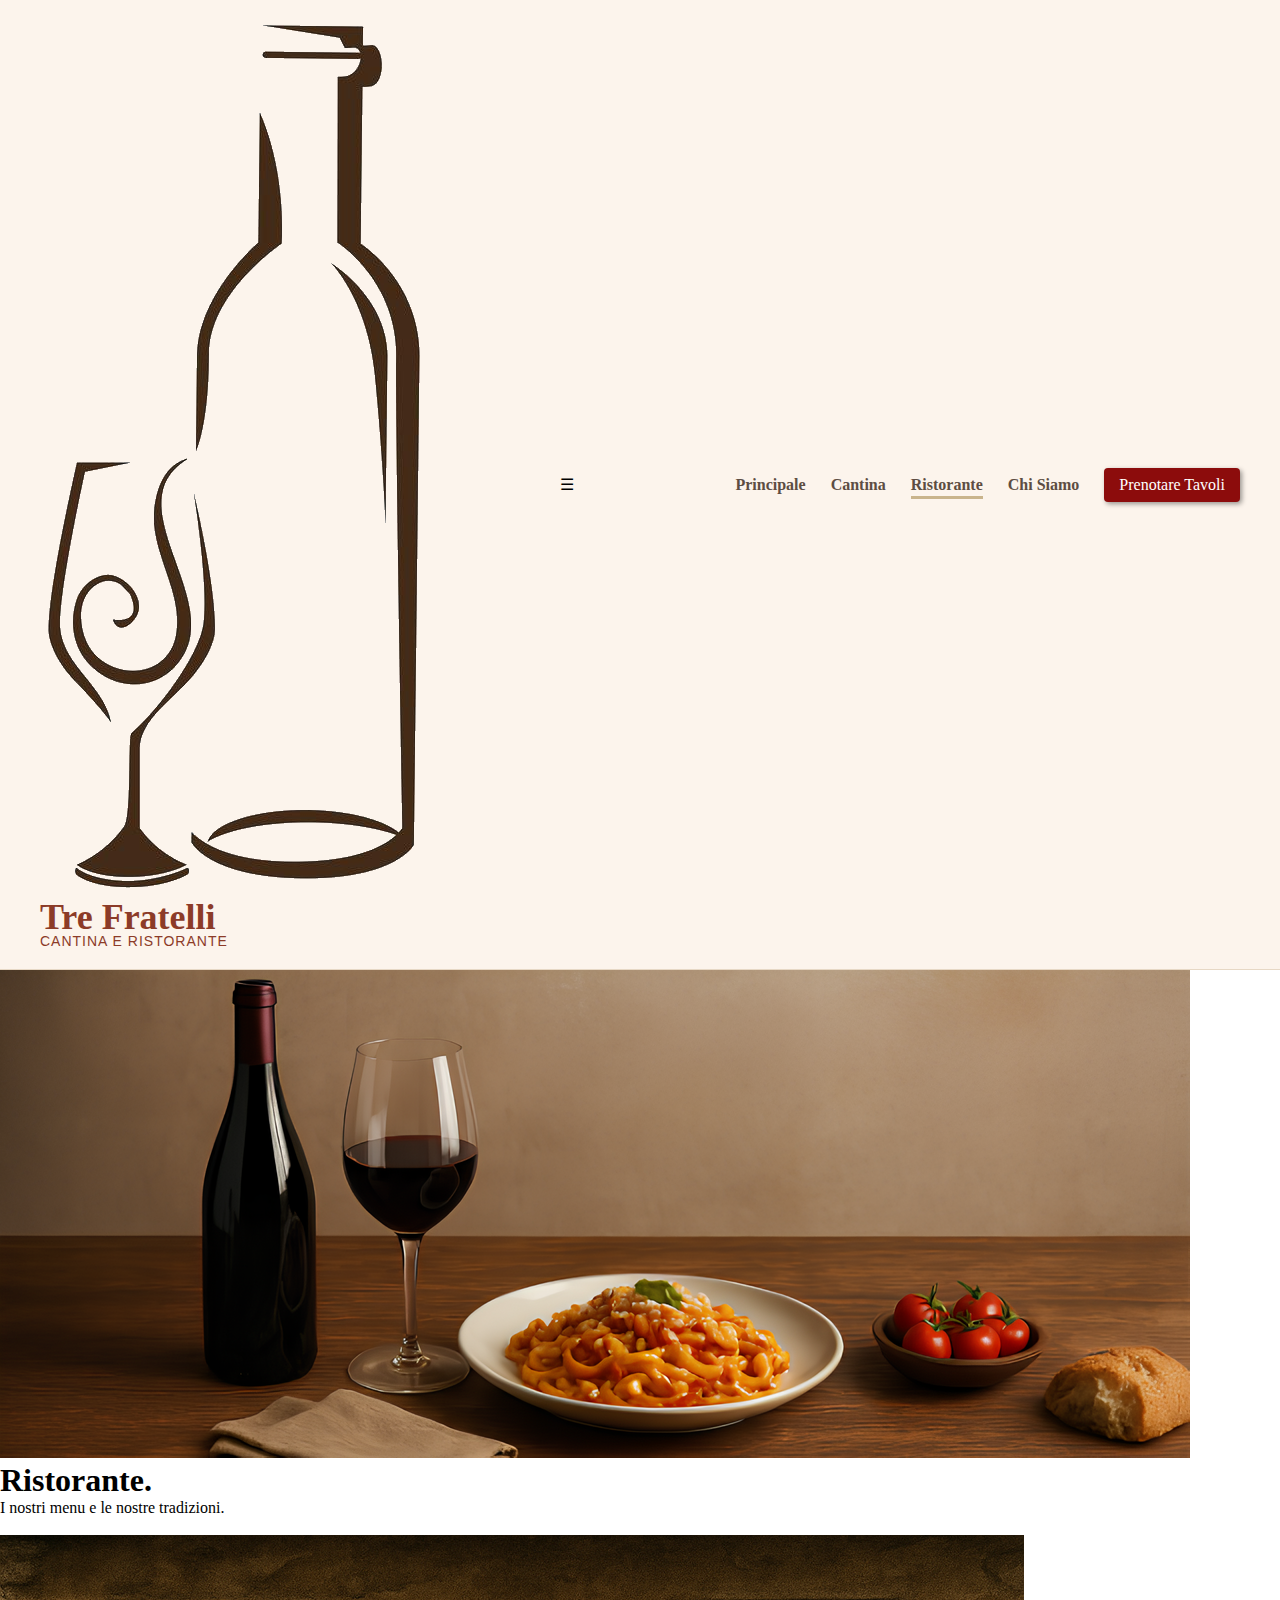
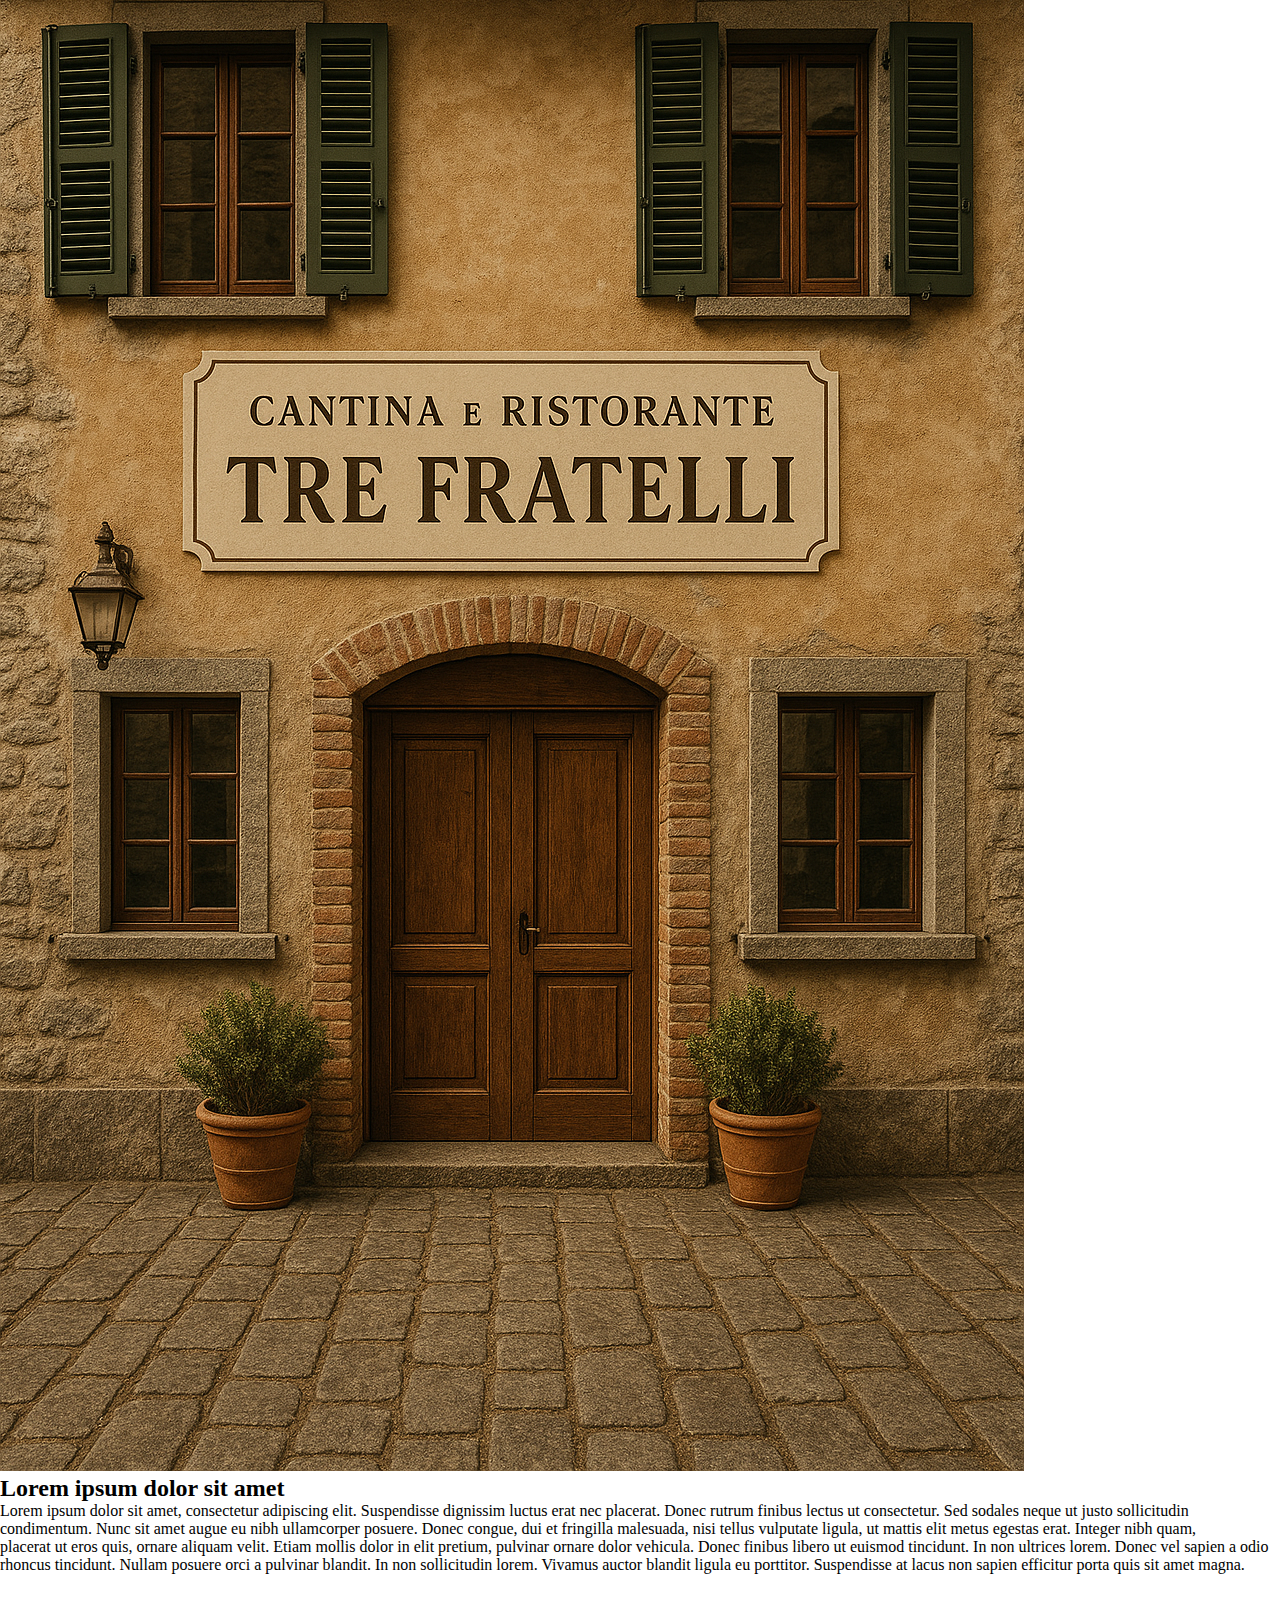
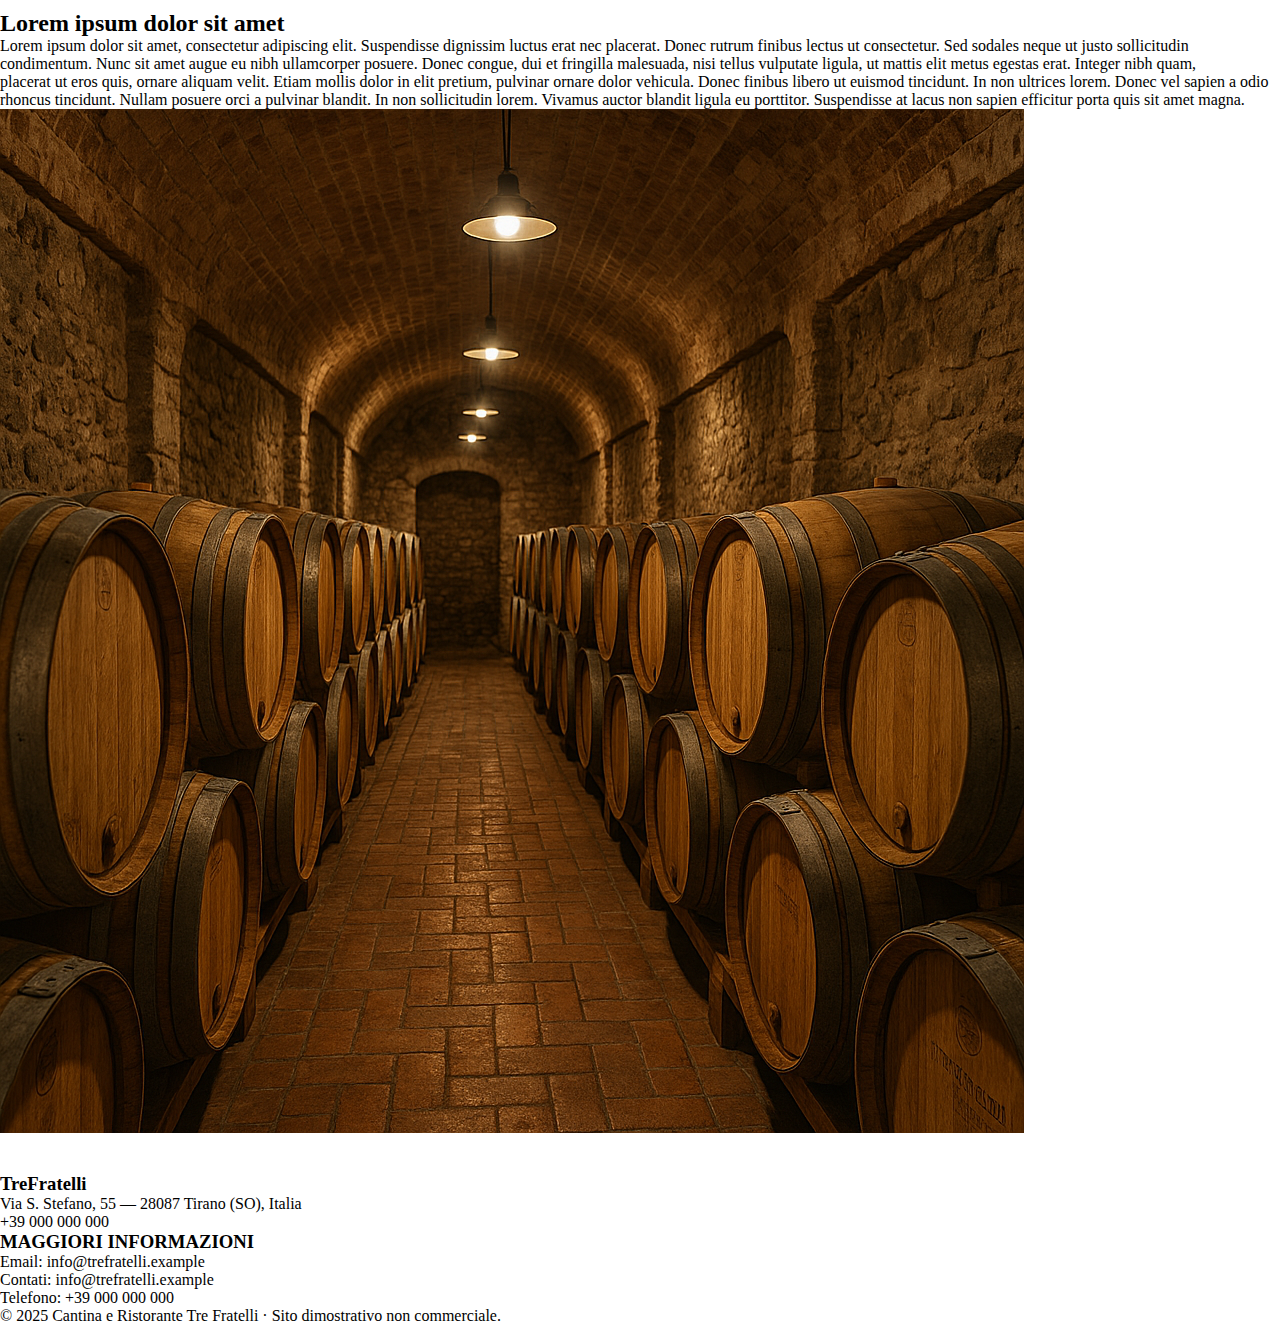
<file: ristorante.html>
<!DOCTYPE html>
<html lang="it">
<head>
    <meta charset="UTF-8">
    <title>Tre Fratelli – Ristorante</title>
    <link rel="stylesheet" href="style.css">
    <link rel="icon" href="immagini/logo.png" type="image/png">
</head>
<body>

    <header class="cabecalho-trefratelli">
        
        <div class="logo-area">
            <img src="immagini/vinologo.png" alt="Logo Tre Fratelli">
            <div class="logo-textos">
                <h1>Tre Fratelli</h1>
                <p>CANTINA E RISTORANTE</p>
            </div>
        </div>

        <div class="menu-toggle" id="menu-toggle">☰</div>
        
        <nav class="menu-navegacao" id="menu">
            <ul>
                <li><a href="index.html"><strong>Principale</strong></a></li>
                <li><a href="cantina.html"><strong>Cantina</strong></a></li>
                <li class="ativo"><a href="ristorante.html"><strong>Ristorante</strong></a></li>
                <li><a href="chisiamo.html"><strong>Chi Siamo</strong></a></li>
                <li class="cta-button"><a href="prenotazione.html">Prenotare Tavoli</a></li>
            </ul>
        </nav>
    </header>

    <section class="hero">
        <img src="immagini/cibo.png" alt="Imagem do restaurante">
        <div class="hero-texto">
            <h1>Ristorante.</h1>
            <p>I nostri menu e le nostre tradizioni.</p>
        </div>
    </section><br>

    <section class="sezione-sul-ristorante">
        <div class="contenuto-sul-ristorante">

            <div class="immagine-sul-ristorante">
                <img src="immagini/facciata.png" alt="Facciata Tre Fratelli">
            </div>

            <div class="testo-sul-ristorante">
                <h2>Lorem ipsum dolor sit amet</h2>
                <p>
                    Lorem ipsum dolor sit amet, consectetur adipiscing elit. Suspendisse dignissim luctus erat nec 
                    placerat. Donec rutrum finibus lectus ut consectetur. Sed sodales neque ut justo sollicitudin 
                    condimentum. Nunc sit amet augue eu nibh ullamcorper posuere. Donec congue, dui et fringilla 
                    malesuada, nisi tellus vulputate ligula, ut mattis elit metus egestas erat. Integer nibh quam, 
                    
                </p>
                <p>
                    placerat ut eros quis, ornare aliquam velit. Etiam mollis dolor in elit pretium, pulvinar ornare 
                    dolor vehicula. Donec finibus libero ut euismod tincidunt. In non ultrices lorem. Donec vel sapien a 
                    odio rhoncus tincidunt. Nullam posuere orci a pulvinar blandit. In non sollicitudin lorem. Vivamus 
                    auctor blandit ligula eu porttitor. Suspendisse at lacus non sapien efficitur porta quis sit amet magna.
                </p>
                
            </div>

        </div>
    </section><br><br>

    <section class="sezione-sul-ristorante invertita">
        <div class="contenuto-sul-ristorante">

            <div class="testo-sul-ristorante">
                <h2>Lorem ipsum dolor sit amet</h2>
                <p>
                    Lorem ipsum dolor sit amet, consectetur adipiscing elit. Suspendisse dignissim luctus erat nec 
                    placerat. Donec rutrum finibus lectus ut consectetur. Sed sodales neque ut justo sollicitudin 
                    condimentum. Nunc sit amet augue eu nibh ullamcorper posuere. Donec congue, dui et fringilla 
                    malesuada, nisi tellus vulputate ligula, ut mattis elit metus egestas erat. Integer nibh quam, 
                    
                </p>
                <p>
                    placerat ut eros quis, ornare aliquam velit. Etiam mollis dolor in elit pretium, pulvinar ornare 
                    dolor vehicula. Donec finibus libero ut euismod tincidunt. In non ultrices lorem. Donec vel sapien a 
                    odio rhoncus tincidunt. Nullam posuere orci a pulvinar blandit. In non sollicitudin lorem. Vivamus 
                    auctor blandit ligula eu porttitor. Suspendisse at lacus non sapien efficitur porta quis sit amet magna.
                </p>
                
            </div>

            <div class="immagine-sul-ristorante">
                <img src="immagini/cantina.png" alt="Immagine del ristorante">
            </div>

        </div>
    </section><br><br>

    <footer class="footer">
        <div class="footer-container">

            <div class="colonna">
                <h3>TreFratelli</h3>
                <p>Via S. Stefano, 55 — 28087 Tirano (SO), Italia</p>
                <p>+39 000 000 000</p>
            </div>

            <div class="colonna">
                <h3>MAGGIORI INFORMAZIONI</h3>
                <p>Email: info@trefratelli.example</p>
                <p>Contati: info@trefratelli.example</p>
                <p>Telefono: +39 000 000 000</p>
            </div>

        </div>

        <div class="footer-bottom">
            <p>© 2025 Cantina e Ristorante Tre Fratelli · Sito dimostrativo non commerciale.</p>
        </div>
    </footer>


    <script>
        const toggle = document.getElementById("menu-toggle");
        const menu = document.querySelector(".menu-navegacao ul");

        toggle.addEventListener("click", () => {
            menu.classList.toggle("ativo");
        });
    </script>

</body>
</html>
</file>
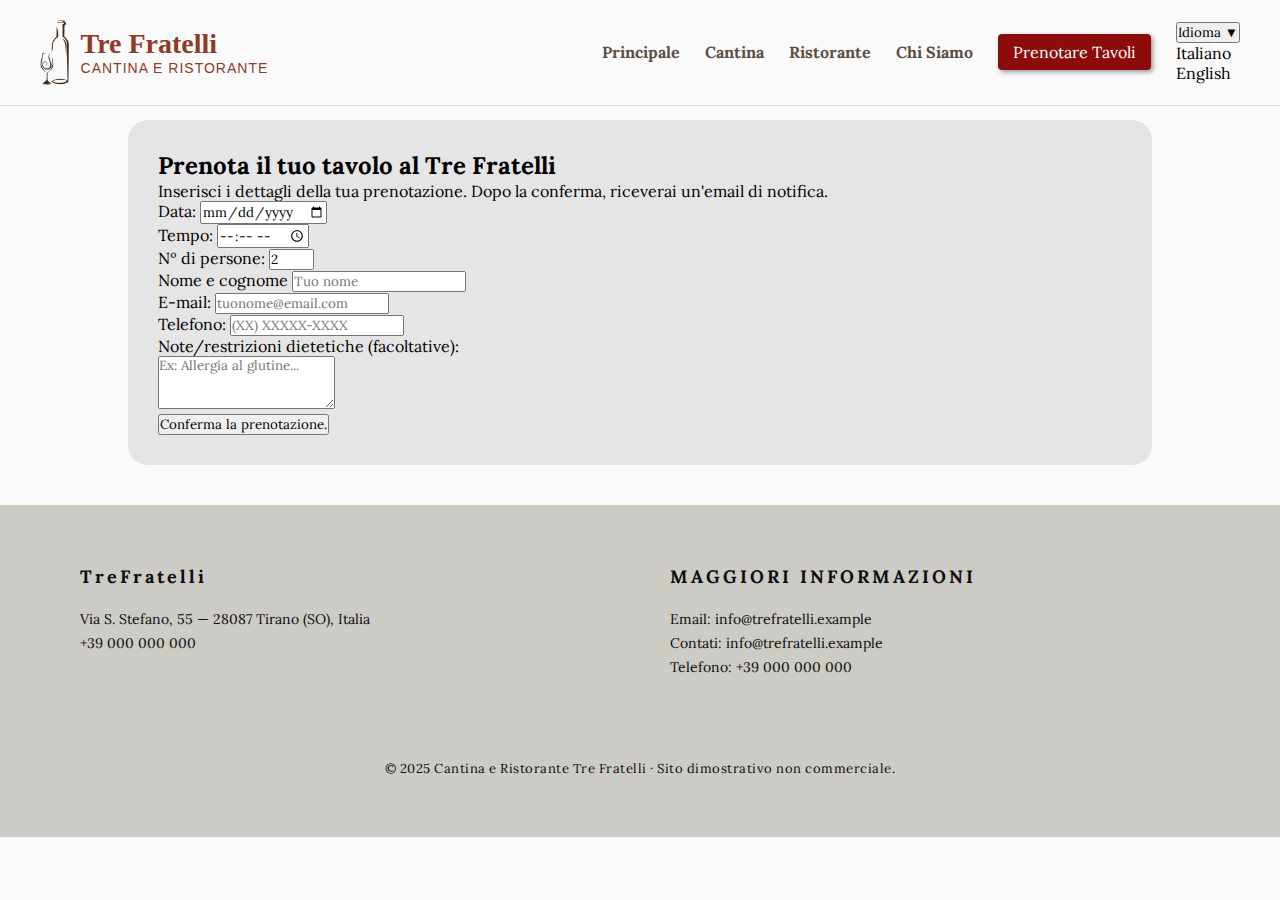
<file: html/prenotazione.html>
<!DOCTYPE html>
<html lang="it">
<head>
    <meta charset="UTF-8">
    <title>Tre Fratelli – Prenotazione</title>
    <link rel="stylesheet" href="../css/style.css">
</head>
<body>

    <header class="cabecalho-trefratelli">
        
        <div class="logo-area">
            <img src="../immagini/vinologo.png" alt="Logo Tre Fratelli" data-it-alt="Logo Tre Fratelli" data-en-alt="Tre Fratelli Logo">
            <div class="logo-textos">
                <h1 data-it="Tre Fratelli" data-en="Tre Fratelli">Tre Fratelli</h1>
                <p data-it="CANTINA E RISTORANTE" data-en="WINERY & RESTAURANT">CANTINA E RISTORANTE</p>
            </div>
        </div>

        <div class="menu-toggle" id="menu-toggle">☰</div>
        
        <nav class="menu-navegacao" id="menu">
            <ul>
                <li><a href="index.html" data-it-html="<strong>Principale</strong>" data-en-html="<strong>Home</strong>"><strong>Principale</strong></a></li>
                <li><a href="cantina.html" data-it-html="<strong>Cantina</strong>" data-en-html="<strong>Winery</strong>"><strong>Cantina</strong></a></li>
                <li><a href="ristorante.html" data-it-html="<strong>Ristorante</strong>" data-en-html="<strong>Restaurant</strong>"><strong>Ristorante</strong></a></li>
                <li><a href="chisiamo.html" data-it-html="<strong>Chi Siamo</strong>" data-en-html="<strong>About Us</strong>"><strong>Chi Siamo</strong></a></li>
                <li class="cta-button"><a href="prenotazione.html" data-it="Prenotare Tavoli" data-en="Book a Table">Prenotare Tavoli</a></li>

                
                <li class="dropdown-idioma" aria-haspopup="true" aria-expanded="false">
                    <button class="dropdown-btn" aria-controls="dropdown-idioma-menu" aria-haspopup="true" type="button" data-it="Idioma ▼" data-en="Language ▼">Idioma ▼</button>
                    <div class="dropdown-conteudo" id="dropdown-idioma-menu" role="menu" aria-hidden="true">
                        <p class="idioma" data-lang="it" role="menuitem">Italiano</p>
                        <p class="idioma" data-lang="en" role="menuitem">English</p>
                    </div>
                </li>
            </ul>
        </nav>
    </header><br><br><br><br>

    <div class="container reserva-form-container">
        <h2 data-it="Prenota il tuo tavolo al Tre Fratelli" 
            data-en="Book your table at Tre Fratelli">
            Prenota il tuo tavolo al Tre Fratelli
        </h2>

        <p class="reserva-instrucao" 
           data-it="Inserisci i dettagli della tua prenotazione. Dopo la conferma, riceverai un'email di notifica."
           data-en="Enter your reservation details. After confirmation, you will receive a notification email.">
           Inserisci i dettagli della tua prenotazione. Dopo la conferma, riceverai un'email di notifica.
        </p>

        <form action="/submit-reserva" method="POST" class="reserva-form">
            
            <div class="form-group-flex">
                <div class="form-group">
                    <label for="data-reserva" data-it="Data:" data-en="Date:">Data:</label>
                    <input type="date" id="data-reserva" name="data" required>
                </div>
                
                <div class="form-group">
                    <label for="hora-reserva" data-it="Tempo:" data-en="Time:">Tempo:</label>
                    <input type="time" id="hora-reserva" name="hora" required>
                </div>

                <div class="form-group">
                    <label for="pessoas" data-it="Nº di persone:" data-en="Number of people:">Nº di persone:</label>
                    <input type="number" id="pessoas" name="pessoas" min="1" max="12" value="2" required>
                </div>
            </div>

            <div class="form-group-full">
                <label for="nome" data-it="Nome e cognome" data-en="Full Name">Nome e cognome</label>
                <input type="text" id="nome" name="nome" required placeholder="Tuo nome" 
                       data-en-placeholder="Your name">
            </div>

            <div class="form-group-flex">
                <div class="form-group">
                    <label for="email" data-it="E-mail:" data-en="Email:">E-mail:</label>
                    <input type="email" id="email" name="email" required placeholder="tuonome@email.com"
                           data-en-placeholder="yourname@email.com">
                </div>
                <div class="form-group">
                    <label for="telefone" data-it="Telefono:" data-en="Phone:">Telefono:</label>
                    <input type="tel" id="telefone" name="telefone" placeholder="(XX) XXXXX-XXXX"
                           data-en-placeholder="(XX) XXXXX-XXXX">
                </div>
            </div>

            <div class="form-group-full">
                <label for="observacoes" 
                       data-it="Note/restrizioni dietetiche (facoltative):"
                       data-en="Notes/dietary restrictions (optional):">
                       Note/restrizioni dietetiche (facoltative):
                </label><br>
                <textarea id="observacoes" name="observacoes" rows="3"
                          placeholder="Ex: Allergia al glutine..."
                          data-en-placeholder="Ex: Gluten allergy..."></textarea>
            </div>
            
            <div class="form-group-full reserva-submit">
                <button type="submit" class="cta-reserva-final"
                    data-it="Conferma la prenotazione."
                    data-en="Confirm reservation.">
                    Conferma la prenotazione.
                </button>
            </div>
        </form>
    </div>

    <footer class="footer">
        <div class="footer-container">

            <div class="colonna">
                <h3 data-it="TreFratelli" data-en="TreFratelli">TreFratelli</h3>
                <p data-it="Via S. Stefano, 55 — 28087 Tirano (SO), Italia"
                   data-en="Via S. Stefano, 55 — 28087 Tirano (SO), Italy">
                   Via S. Stefano, 55 — 28087 Tirano (SO), Italia
                </p>
                <p data-it="+39 000 000 000" data-en="+39 000 000 000">+39 000 000 000</p>
            </div>

            <div class="colonna">
                <h3 data-it="MAGGIORI INFORMAZIONI" data-en="MORE INFORMATION">MAGGIORI INFORMAZIONI</h3>
                <p data-it="Email: info@trefratelli.example" data-en="Email: info@trefratelli.example">
                    Email: info@trefratelli.example
                </p>
                <p data-it="Contati: info@trefratelli.example" data-en="Contact: info@trefratelli.example">
                    Contati: info@trefratelli.example
                </p>
                <p data-it="Telefono: +39 000 000 000" data-en="Phone: +39 000 000 000">
                    Telefono: +39 000 000 000
                </p>
            </div>

        </div>

        <div class="footer-bottom">
            <p data-it="© 2025 Cantina e Ristorante Tre Fratelli · Sito dimostrativo non commerciale."
               data-en="© 2025 Cantina e Ristorante Tre Fratelli · Non-commercial demonstration site.">
                © 2025 Cantina e Ristorante Tre Fratelli · Sito dimostrativo non commerciale.
            </p>
        </div>
    </footer>

    <script>
        const toggle = document.getElementById("menu-toggle");
        const menu = document.querySelector(".menu-navegacao ul");

        if (toggle && menu) {
            toggle.addEventListener("click", () => {
                menu.classList.toggle("ativo");
            });
        }

        (function() {
            const dropdown = document.querySelector('.dropdown-idioma');
            const btn = dropdown ? dropdown.querySelector('.dropdown-btn') : null;
            const conteudo = dropdown ? dropdown.querySelector('.dropdown-conteudo') : null;

            if (!dropdown || !btn || !conteudo) return;

            btn.addEventListener('click', (e) => {
                const isOpen = conteudo.style.display === 'block';
                closeAllLanguageDropdowns();
                if (!isOpen) {
                    conteudo.style.display = 'block';
                    dropdown.setAttribute('aria-expanded', 'true');
                    conteudo.setAttribute('aria-hidden', 'false');
                }
            });

            document.addEventListener('click', (e) => {
                if (!dropdown.contains(e.target)) {
                    closeAllLanguageDropdowns();
                }
            });

            function closeAllLanguageDropdowns() {
                document.querySelectorAll('.dropdown-conteudo').forEach(el => {
                    el.style.display = 'none';
                    el.parentElement && el.parentElement.setAttribute('aria-expanded', 'false');
                    el.setAttribute('aria-hidden', 'true');
                });
            }

            document.querySelectorAll('.dropdown-idioma .idioma').forEach(item => {
                item.addEventListener('click', () => {
                    const lang = item.getAttribute('data-lang') || 'it';
                    setLanguage(lang);
                    closeAllLanguageDropdowns();
                });
            });
        })();

        function setLanguage(lang) {
            try { document.documentElement.lang = (lang === 'it') ? 'it' : 'en'; } catch(e) {}

            const titleEl = document.querySelector('title');
            if (titleEl && titleEl.getAttribute('data-' + lang)) {
                titleEl.textContent = titleEl.getAttribute('data-' + lang);
            }

            const all = document.querySelectorAll('[data-it], [data-en], [data-it-html], [data-en-html]');
            all.forEach(el => {
                const attrHtml = el.getAttribute('data-' + lang + '-html');
                if (attrHtml !== null) {
                    el.innerHTML = attrHtml;
                    return;
                }

                const attrText = el.getAttribute('data-' + lang);
                if (attrText !== null) {
                    el.textContent = attrText;
                    return;
                }

            });

            document.querySelectorAll('img[data-it-alt], img[data-en-alt]').forEach(img => {
                const alt = img.getAttribute('data-' + lang + '-alt');
                if (alt !== null) img.alt = alt;
            });

            try { localStorage.setItem('trefratelli_lang', lang); } catch(e) {}
        }

        (function() {
            let saved = null;
            try { saved = localStorage.getItem('trefratelli_lang'); } catch(e) { saved = null; }
            if (saved === 'en' || saved === 'it') {
                setLanguage(saved);
            }
        })();

    </script>

</body>
</html>
</file>
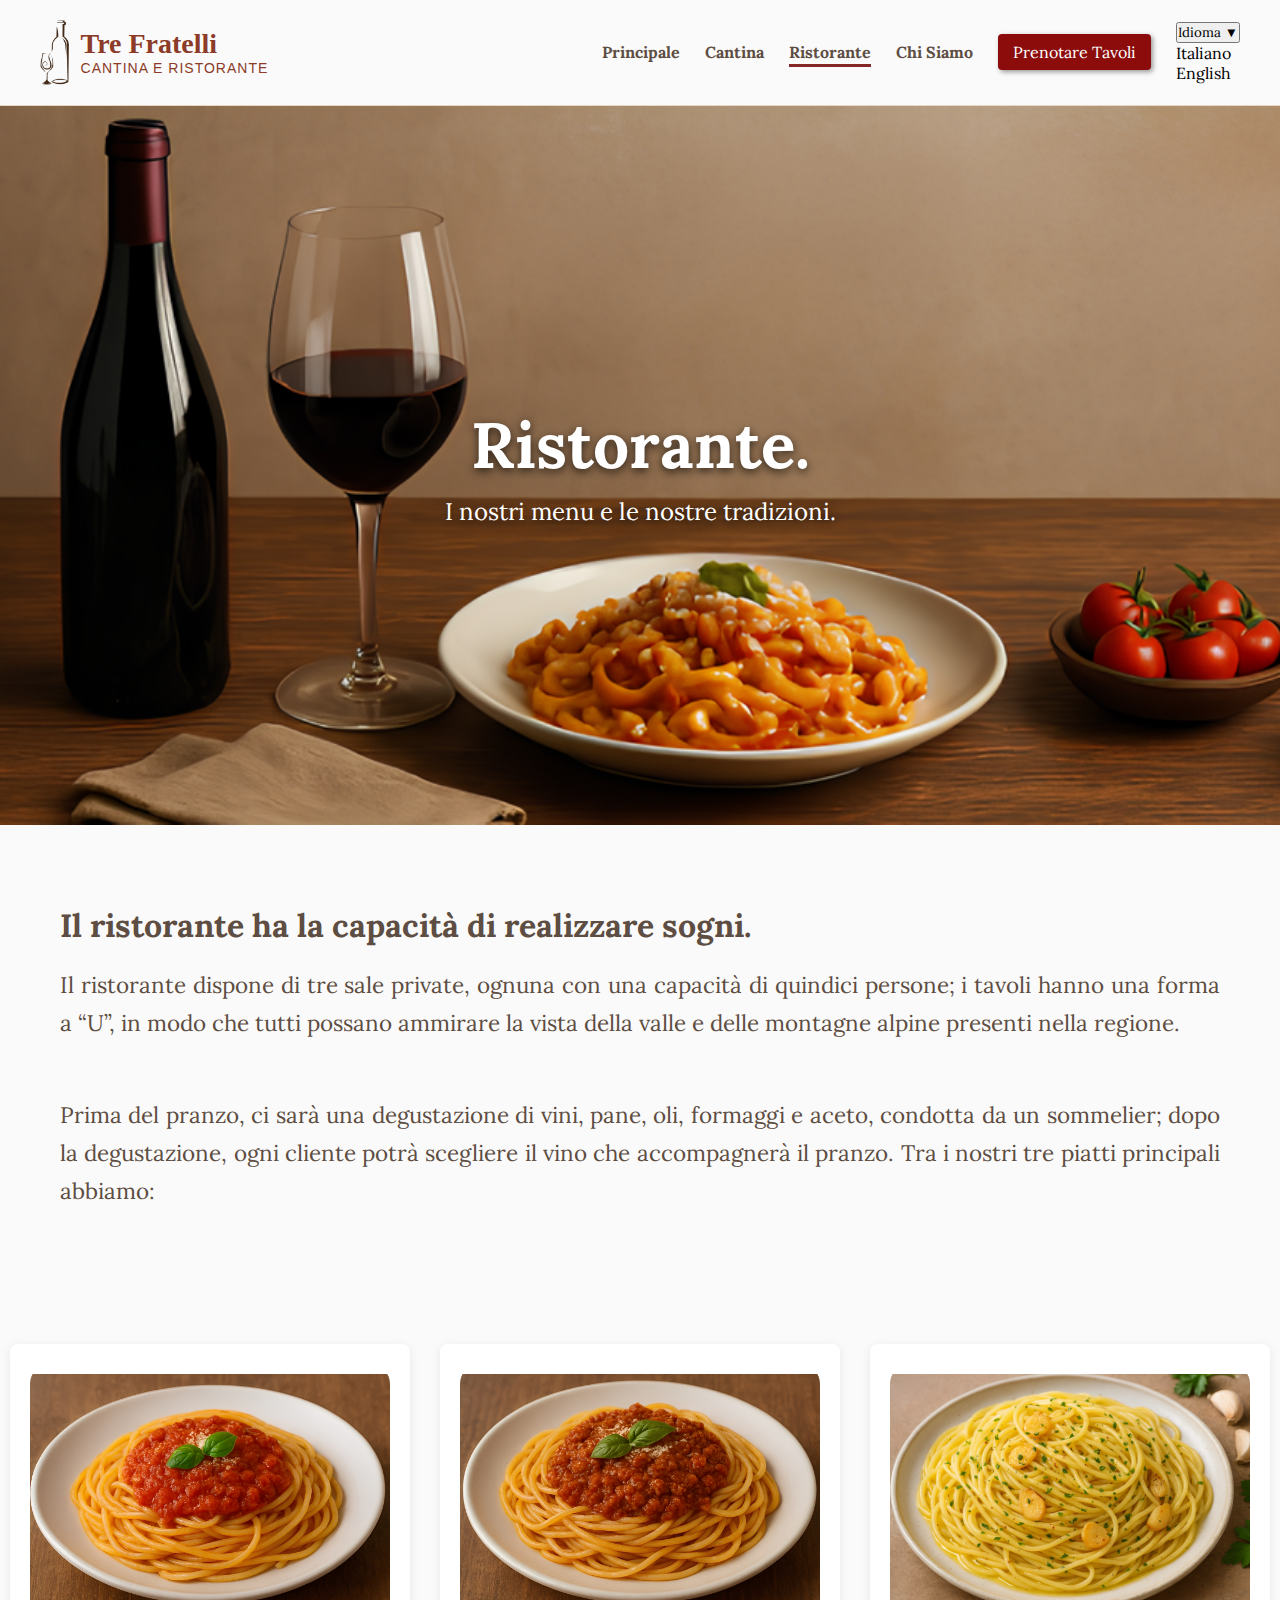
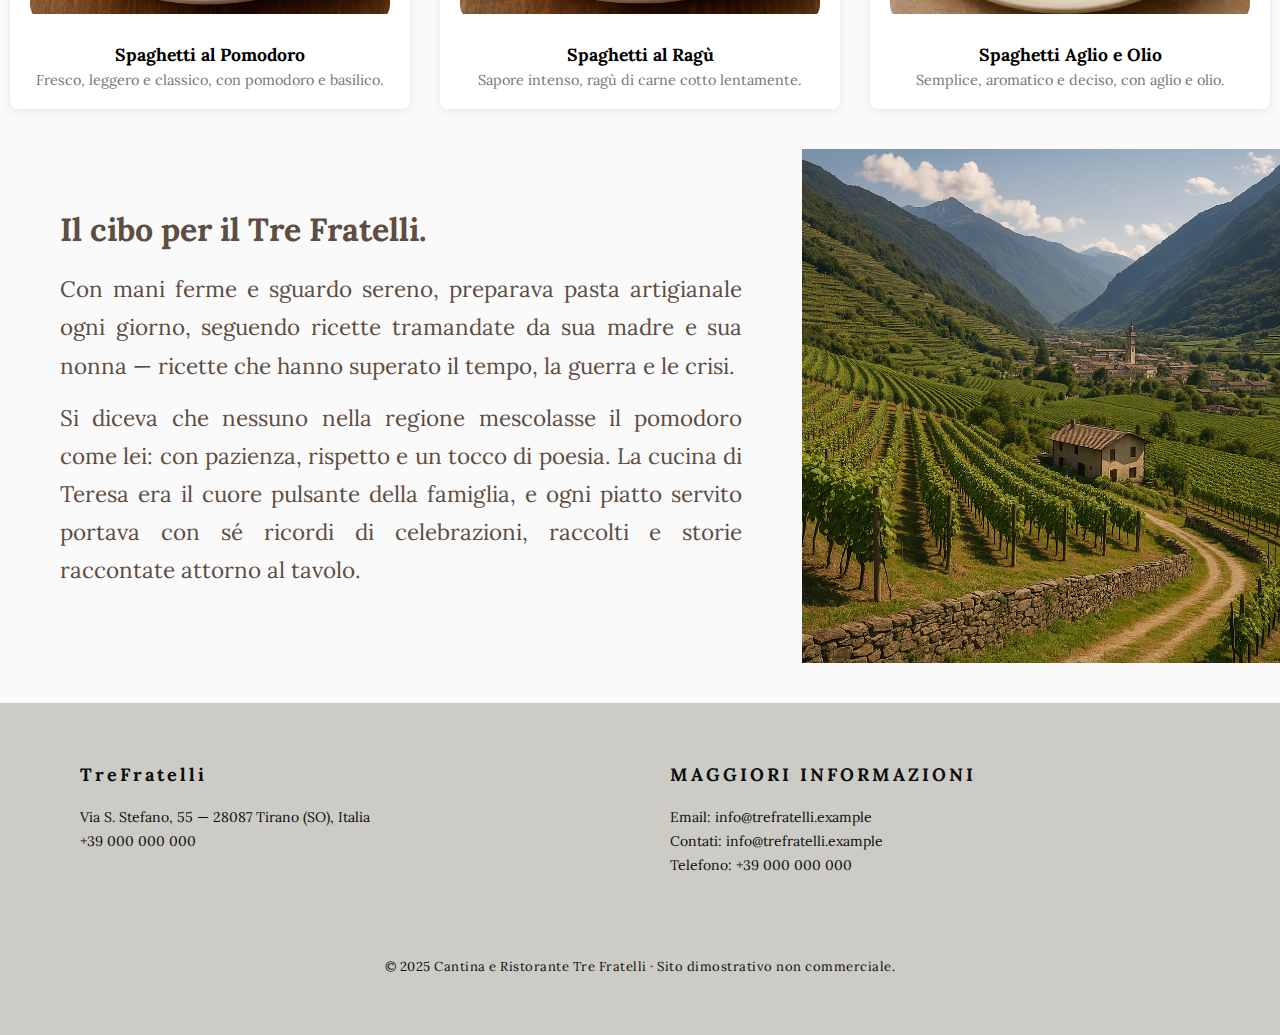
<file: html/ristorante.html>
<!DOCTYPE html>
<html lang="it">
<head>
    <meta charset="UTF-8">
    <title>Tre Fratelli – Ristorante</title>
    <link rel="stylesheet" href="../css/style.css">
    <link rel="icon" href="../immagini/logo.png" type="image/png">
</head>
<body>

    <header class="cabecalho-trefratelli">
        
        <div class="logo-area">
            <img src="../immagini/vinologo.png" alt="Logo Tre Fratelli">
            <div class="logo-textos">
                <h1 data-it="Tre Fratelli" data-en="Tre Fratelli">Tre Fratelli</h1>
                <p data-it="CANTINA E RISTORANTE" data-en="WINERY & RESTAURANT">CANTINA E RISTORANTE</p>
            </div>
        </div>

        <div class="menu-toggle" id="menu-toggle">☰</div>
        
        <nav class="menu-navegacao" id="menu">
            <ul>
                <li><a href="index.html" data-it="Principale" data-en="Home"><strong>Principale</strong></a></li>
                <li><a href="cantina.html" data-it="Cantina" data-en="Winery"><strong>Cantina</strong></a></li>
                <li class="ativo"><a href="ristorante.html" data-it="Ristorante" data-en="Restaurant"><strong>Ristorante</strong></a></li>
                <li><a href="chisiamo.html" data-it="Chi Siamo" data-en="About Us"><strong>Chi Siamo</strong></a></li>
                <li class="cta-button"><a href="prenotazione.html" data-it="Prenotare Tavoli" data-en="Reserve Tables">Prenotare Tavoli</a></li>

                <li class="dropdown-idioma" aria-haspopup="true" aria-expanded="false">
                    <button class="dropdown-btn" aria-controls="dropdown-idioma-menu" aria-haspopup="true" type="button" data-it="Idioma ▼" data-en="Language ▼">Idioma ▼</button>
                    <div class="dropdown-conteudo" id="dropdown-idioma-menu" role="menu" aria-hidden="true">
                        <p class="idioma" data-lang="it" role="menuitem">Italiano</p>
                        <p class="idioma" data-lang="en" role="menuitem">English</p>
                    </div>
                </li>
            </ul>
        </nav>
    </header>

    <section class="hero">
        <img src="../immagini/cibo.png" alt="Imagem do restaurante">
        <div class="hero-texto">
            <h1 data-it="Ristorante." data-en="Restaurant.">Ristorante.</h1>
            <p data-it="I nostri menu e le nostre tradizioni." data-en="Our menus and our traditions.">I nostri menu e le nostre tradizioni.</p>
        </div>
    </section><br>

    <section class="sezione-sul-ristorante">
        <div class="contenuto-sul-ristorante">

            <div class="testo-sul-ristorante">
                <h2 data-it="Il ristorante ha la capacità di realizzare sogni." data-en="The restaurant has the ability to make dreams come true.">
                    Il ristorante ha la capacità di realizzare sogni.
                </h2>

                <p data-it="
                    Il ristorante dispone di tre sale private, ognuna con una capacità di quindici persone;
                    i tavoli hanno una forma a “U”, in modo che tutti possano ammirare la vista della 
                    valle e delle montagne alpine presenti nella regione.
                "
                data-en="
                    The restaurant has three private rooms, each with a capacity of fifteen people;
                    the tables are arranged in a 'U' shape so that everyone can enjoy the view of the
                    valley and the Alpine mountains in the region.
                ">
                    Il ristorante dispone di tre sale private, ognuna con una capacità di quindici persone;
                    i tavoli hanno una forma a “U”, in modo che tutti possano ammirare la vista della 
                    valle e delle montagne alpine presenti nella regione.
                </p><br><br>

                <p data-it="
                    Prima del pranzo, ci sarà una degustazione di vini, pane, oli, formaggi e aceto, condotta da un sommelier;
                    dopo la degustazione, ogni cliente potrà scegliere il vino che accompagnerà il pranzo. Tra i nostri tre 
                    piatti principali abbiamo:
                "
                data-en="
                    Before lunch, there will be a tasting of wine, bread, oils, cheese, and vinegar, led by a sommelier;
                    after the tasting, each customer will choose the wine that will accompany their meal. Among our three
                    main dishes we have:
                ">
                    Prima del pranzo, ci sarà una degustazione di vini, pane, oli, formaggi e aceto, condotta da un sommelier;
                    dopo la degustazione, ogni cliente potrà scegliere il vino che accompagnerà il pranzo. Tra i nostri tre 
                    piatti principali abbiamo:
                </p>
            </div>
        </div>
    </section><br>

    <section class="sezione-cibo">
        <div class="lista-cibo">

            <div class="card-cibo">
                <img src="../immagini/cibo1.png" alt="Vino 1">
                <h3 class="nome-cibo" data-it="Spaghetti al Pomodoro" data-en="Spaghetti with Tomato Sauce">
                    Spaghetti al Pomodoro
                </h3>
                <p class="info-cibo" data-it="Fresco, leggero e classico, con pomodoro e basilico."
                   data-en="Fresh, light and classic, with tomato and basil.">
                    Fresco, leggero e classico, con pomodoro e basilico.
                </p>
            </div>

            <div class="card-cibo">
                <img src="../immagini/cibo2.png" alt="Vino 2">
                <h3 class="nome-cibo" data-it="Spaghetti al Ragù" data-en="Spaghetti with Ragù">
                    Spaghetti al Ragù
                </h3>
                <p class="info-cibo" data-it="Sapore intenso, ragù di carne cotto lentamente."
                   data-en="Intense flavor, meat ragù slowly cooked.">
                    Sapore intenso, ragù di carne cotto lentamente.
                </p>
            </div>

            <div class="card-cibo">
                <img src="../immagini/cibo3.png" alt="Vino 3">
                <h3 class="nome-cibo" data-it="Spaghetti Aglio e Olio" data-en="Spaghetti with Garlic and Oil">
                    Spaghetti Aglio e Olio
                </h3>
                <p class="info-cibo" data-it="Semplice, aromatico e deciso, con aglio e olio."
                   data-en="Simple, aromatic and strong, with garlic and oil.">
                    Semplice, aromatico e deciso, con aglio e olio.
                </p>
            </div>

        </div>
    </section>

    <section class="sezione-sul-ristorante invertita">
        <div class="contenuto-sul-ristorante">

            <div class="testo-sul-ristorante">
                <h2 data-it="Il cibo per il Tre Fratelli." data-en="The food of Tre Fratelli.">
                    Il cibo per il Tre Fratelli.
                </h2>

                <p data-it="
                    Con mani ferme e sguardo sereno, preparava pasta artigianale ogni giorno, seguendo ricette 
                    tramandate da sua madre e sua nonna — ricette che hanno superato il tempo, la guerra e le crisi.
                "
                data-en="
                    With steady hands and a calm gaze, she prepared handmade pasta every day, following recipes
                    passed down from her mother and grandmother — recipes that survived time, war and hardship.
                ">
                    Con mani ferme e sguardo sereno, preparava pasta artigianale ogni giorno, seguendo ricette 
                    tramandate da sua madre e sua nonna — ricette che hanno superato il tempo, la guerra e le crisi.
                </p>

                <p data-it="
                    Si diceva che nessuno nella regione mescolasse il pomodoro come lei: con pazienza, rispetto e un tocco di poesia.
                    La cucina di Teresa era il cuore pulsante della famiglia, e ogni piatto servito portava con sé 
                    ricordi di celebrazioni, raccolti e storie raccontate attorno al tavolo.
                "
                data-en="
                    It was said that no one in the region mixed tomatoes like she did: with patience, respect and a touch of poetry.
                    Teresa's kitchen was the beating heart of the family, and every dish served carried memories of celebrations,
                    harvests and stories told around the table.
                ">
                    Si diceva che nessuno nella regione mescolasse il pomodoro come lei: con pazienza, rispetto e un tocco di poesia.
                    La cucina di Teresa era il cuore pulsante della famiglia, e ogni piatto servito portava con sé 
                    ricordi di celebrazioni, raccolti e storie raccontate attorno al tavolo.
                </p>
                
            </div>

            <div class="immagine-sul-ristorante">
                <img src="../immagini/proprieta.png" alt="Immagine del ristorante">
            </div>

        </div>
    </section><br><br>

    <footer class="footer">
        <div class="footer-container">

            <div class="colonna">
                <h3 data-it="TreFratelli" data-en="TreFratelli">TreFratelli</h3>
                <p data-it="Via S. Stefano, 55 — 28087 Tirano (SO), Italia"
                   data-en="Via S. Stefano, 55 — 28087 Tirano (SO), Italy">
                   Via S. Stefano, 55 — 28087 Tirano (SO), Italia
                </p>
                <p data-it="+39 000 000 000" data-en="+39 000 000 000">+39 000 000 000</p>
            </div>

            <div class="colonna">
                <h3 data-it="MAGGIORI INFORMAZIONI" data-en="MORE INFORMATION">MAGGIORI INFORMAZIONI</h3>
                <p data-it="Email: info@trefratelli.example" data-en="Email: info@trefratelli.example">
                    Email: info@trefratelli.example
                </p>
                <p data-it="Contati: info@trefratelli.example" data-en="Contact: info@trefratelli.example">
                    Contati: info@trefratelli.example
                </p>
                <p data-it="Telefono: +39 000 000 000" data-en="Phone: +39 000 000 000">
                    Telefono: +39 000 000 000
                </p>
            </div>

        </div>

        <div class="footer-bottom">
            <p data-it="© 2025 Cantina e Ristorante Tre Fratelli · Sito dimostrativo non commerciale."
               data-en="© 2025 Cantina e Ristorante Tre Fratelli · Non-commercial demonstration site.">
                © 2025 Cantina e Ristorante Tre Fratelli · Sito dimostrativo non commerciale.
            </p>
        </div>
    </footer>

    <script>
        const toggle = document.getElementById("menu-toggle");
        const menu = document.querySelector(".menu-navegacao ul");

        if (toggle && menu) {
            toggle.addEventListener("click", () => {
                menu.classList.toggle("ativo");
            });
        }

        (function() {
            const dropdown = document.querySelector('.dropdown-idioma');
            const btn = dropdown ? dropdown.querySelector('.dropdown-btn') : null;
            const conteudo = dropdown ? dropdown.querySelector('.dropdown-conteudo') : null;

            if (!dropdown || !btn || !conteudo) return;

            btn.addEventListener('click', (e) => {
                const isOpen = conteudo.style.display === 'block';
                closeAllLanguageDropdowns();
                if (!isOpen) {
                    conteudo.style.display = 'block';
                    dropdown.setAttribute('aria-expanded', 'true');
                    conteudo.setAttribute('aria-hidden', 'false');
                }
            });

            document.addEventListener('click', (e) => {
                if (!dropdown.contains(e.target)) {
                    closeAllLanguageDropdowns();
                }
            });

            function closeAllLanguageDropdowns() {
                document.querySelectorAll('.dropdown-conteudo').forEach(el => {
                    el.style.display = 'none';
                    el.parentElement && el.parentElement.setAttribute('aria-expanded', 'false');
                    el.setAttribute('aria-hidden', 'true');
                });
            }

            document.querySelectorAll('.dropdown-idioma .idioma').forEach(item => {
                item.addEventListener('click', () => {
                    const lang = item.getAttribute('data-lang') || 'it';
                    setLanguage(lang);
                    closeAllLanguageDropdowns();
                });
            });
        })();

        function setLanguage(lang) {
            try { document.documentElement.lang = (lang === 'it') ? 'it' : 'en'; } catch(e) {}

            const titleEl = document.querySelector('title');
            if (titleEl && titleEl.getAttribute('data-' + lang)) {
                titleEl.textContent = titleEl.getAttribute('data-' + lang);
            }

            const all = document.querySelectorAll('[data-it], [data-en], [data-it-html], [data-en-html]');
            all.forEach(el => {
                const attrHtml = el.getAttribute('data-' + lang + '-html');
                if (attrHtml !== null) {
                    el.innerHTML = attrHtml;
                    return;
                }

                const attrText = el.getAttribute('data-' + lang);
                if (attrText !== null) {
                    el.textContent = attrText;
                    return;
                }

            });

            document.querySelectorAll('img[data-it-alt], img[data-en-alt]').forEach(img => {
                const alt = img.getAttribute('data-' + lang + '-alt');
                if (alt !== null) img.alt = alt;
            });

            try { localStorage.setItem('trefratelli_lang', lang); } catch(e) {}
        }

        (function() {
            let saved = null;
            try { saved = localStorage.getItem('trefratelli_lang'); } catch(e) { saved = null; }
            if (saved === 'en' || saved === 'it') {
                setLanguage(saved);
            }
        })();

    </script>
    
</body>
</html>
</file>
<file: style.css>
* {
    margin: 0;
    padding: 0;
    box-sizing: border-box;
    font-family: "Georgia", serif;
}

body {
    background: #ffffff;
}

.menu-navegacao ul {
    list-style: none;
    display: flex;
    margin: 0;
    padding: 0;
    align-items: center;
}

.menu-navegacao li {
    margin-left: 25px; 
    position: relative; 
}

.menu-navegacao a {
    text-decoration: none;
    font-size: 16px;
    color: #5d4d42; 
    padding: 5px 0;
    display: block;
}

.menu-navegacao li.ativo a,
.menu-navegacao li:hover a {
    color: #5d4d42; 
}

.menu-navegacao li.ativo::after,
.menu-navegacao li:hover::after {
    content: '';
    position: absolute;
    bottom: 0;
    left: 0;
    width: 100%;
    height: 3px;
    background-color: #c9b48c; 
}

.cta-button a {
    background-color: #8c0c0c; 
    color: #ffffff; 
    padding: 8px 15px;
    border-radius: 4px;
    box-shadow: 2px 2px 5px rgba(0, 0, 0, 0.4); 
    transition: background-color 0.3s;
}

.cta-button::after,
.cta-button:hover::after {
    content: none;
}

.cta-button a:hover {
    background-color: #a82020; 
}

.container {
    width: 80%;
    margin: 40px auto;
    background: #e5e5e5;
    padding: 30px;
    border-radius: 20px;
}

.flex {
    display: flex;
    gap: 40px;
}

.sidebar {
    width: 200px;
    padding: 20px;
    background: #d6d6d6;
    border-radius: 20px;
}

.texto {
    flex: 1;
}

.cabecalho-trefratelli {
    display: flex;
    justify-content: space-between; 
    align-items: center; 
    padding: 20px 40px; 
    background-color: #fcf4ec; 
    border-bottom: 1px solid #e7d8c5; 
}

.logo-area h1 {
    font-family: 'Georgia', serif;
    font-size: 36px;
    font-weight: bold;
    color: #8c3b28; 
    margin: 0;
}

.logo-area p {
    font-family: Arial, sans-serif;
    font-size: 14px;
    letter-spacing: 1px;
    color: #8c3b28;
    margin: -5px 0 0 0; 
}
</file>
<file: css/style.css>
@import url('https://fonts.googleapis.com/css2?family=Lora:wght@400;500;600;700&display=swap');
* {
    margin: 0;
    padding: 0;
    box-sizing: border-box;
    font-family: "Lora", serif;
}

body {
    background: #fafafa;
}

/*NAVIGAZIONE*/
.menu-navegacao ul {
    list-style: none;
    display: flex;
    margin: 0;
    padding: 0;
    align-items: center;
}

.menu-navegacao li {
    margin-left: 25px; 
    position: relative; 
}

.menu-navegacao a {
    text-decoration: none;
    font-size: 16px;
    color: #5d4d42; 
    padding: 5px 0;
    display: block;
}

.menu-navegacao li.ativo a,
.menu-navegacao li:hover a {
    color: #5d4d42; 
}

.menu-navegacao li.ativo::after,
.menu-navegacao li:hover::after {
    content: '';
    position: absolute;
    bottom: 0;
    left: 0;
    width: 100%;
    height: 3px;
    background-color: #862727; 
}

.cta-button a {
    background-color: #8c0c0c; 
    color: #ffffff; 
    padding: 8px 15px;
    border-radius: 4px;
    box-shadow: 2px 2px 5px rgba(0, 0, 0, 0.4); 
    transition: background-color 0.3s;
}

.cta-button::after,
.cta-button:hover::after {
    content: none !important;
}

.cta-button a:hover {
    background-color: #a82020;
    color: #ffffff !important;
}

.cabecalho-trefratelli {
    backdrop-filter: blur(8px);
    background-color: #fafafa;
    display: flex;
    justify-content: space-between; 
    align-items: center; 
    padding: 20px 40px; 
    background-color: #fafafa; 
    border-bottom: 1px solid #e7d8c5;
    position: fixed;     
    top: 0;             
    left: 0;
    width: 100%;         
    z-index: 999; 
}

.logo-area h1 {
    font-family: 'Georgia', serif;
    font-size: 36px;
    font-weight: bold;
    color: #8c3b28; 
    margin: 0;
}

.logo-area p {
    font-family: Arial, sans-serif;
    font-size: 14px;
    letter-spacing: 1px;
    color: #8c3b28;
    margin: -5px 0 0 0; 
}

.logo-area {
    display: flex;
    align-items: center; 
    gap: 12px; 
}

.logo-area img {
    height: 100%;     
    max-height: 65px; 
    width: auto;
}

.logo-textos h1 {
    margin: 0;
    font-size: 28px;  
}

.logo-textos p {
    margin: 0;
    font-size: 14px;
    letter-spacing: 1px;
}

.menu-toggle {
    display: none;
    font-size: 32px;
    cursor: pointer;
    color: #8c3b28;
}

@media (max-width: 768px) {

    .menu-navegacao ul {
        display: none;
        flex-direction: column;
        background: white;
        position: absolute;
        top: 90px; 
        right: 20px;
        padding: 20px;
        border-radius: 12px;
        box-shadow: 0 4px 10px rgba(0,0,0,0.2);
        width: 200px;
        gap: 15px;
    }

    .menu-navegacao ul.ativo {
        display: flex;
    }

    .cabecalho-trefratelli {
        padding: 15px 20px;
    }

    .menu-toggle {
        display: block;
    }

    .menu-navegacao {
        position: relative;
    }
}

/*CONTAINERS*/
.container {
    width: 80%;
    margin: 40px auto;
    background: #e5e5e5;
    padding: 30px;
    border-radius: 20px;
}

.flex {
    display: flex;
    gap: 40px;
}

.sidebar {
    width: 200px;
    padding: 20px;
    background: #d6d6d6;
    border-radius: 20px;
}

.texto {
    flex: 1;
}

/*IMMAGINE INIZIALE*/
.hero {
    position: relative;
    width: 100%;
    height: 80vh; 
    overflow: hidden;
     margin-top: 105px;
}

.hero img {
    width: 100%;
    height: 100%;
    object-fit: cover; 
    display: block;
}

.hero-texto {
    position: absolute;
    top: 50%;
    left: 50%;
    transform: translate(-50%, -50%);
    text-align: center;
    color: white;
    text-shadow: 0px 3px 10px rgba(0,0,0,0.7);
}

.hero-texto h1 {
    font-size: 4rem; 
    margin: 0;
}

.hero-texto p {
    font-size: 1.5rem;
    margin-top: 10px;
}


/*SEZIONI DI TESTO*/
.sezione-sul-ristorante {
    width: 100%;
    padding: 0;
    background: #fafafa;
}

.contenuto-sul-ristorante {
    width: 100%;
    margin: 0;
    display: flex;
    align-items: stretch;
}

.immagine-sul-ristorante {
    flex: 0.7;
}

.immagine-sul-ristorante img {
    width: 100%;
    height: 100%;
    object-fit: cover;
    display: block;
    margin: 0;
    padding: 0;
    border-radius: 0;
}

.testo-sul-ristorante {
    flex: 1;
    padding: 60px;
}

.testo-sul-ristorante h2 {
    font-size: 2rem;
    color: #5d4d42;
    margin-bottom: 20px;
}

.testo-sul-ristorante p {
    font-size: 1.4rem;
    text-align: justify;
    color: #5d4d42;
    line-height: 1.7;
    margin-bottom: 14px;
}

@media (max-width: 768px) {
    .contenuto-sul-ristorante {
        flex-direction: column;
    }

    .testo-sul-ristorante {
        padding: 30px;
        text-align: center;
    }
}

/*FOOTER*/
.footer {
    background-color: #cccbc5;
    padding: 60px 80px;
    font-family: "Georgia", serif;
    color: #0d0d0d;
}

.footer-container {
    display: flex;
    justify-content: space-between;
    align-items: flex-start;
    gap: 60px;
    flex-wrap: wrap;
}

.colonna {
    flex: 1 1 250px;
}

.colonna h3 {
    font-size: 18px;
    letter-spacing: 3px;
    font-weight: bold;
    margin-bottom: 20px;
}

.colonna p,
.colonna ul li a {
    font-size: 14px;
    color: #0d0d0d;
    text-decoration: none;
    line-height: 1.7;
}

.colonna ul {
    list-style: none;
    padding: 0;
}

.colonna ul li {
    margin-bottom: 10px;
}

.colonna ul li a:hover {
    opacity: 0.7;
}

.footer-bottom {
    text-align: center;
    padding-top: 40px;
    border-top: 1px solid #ccc;
    margin-top: 40px;
}

.footer-bottom p {
    font-size: 13px;
    letter-spacing: 0.5px;
}

/*vinos exclusivi*/
.sezione-vini {
    padding: 40px 0;
    background-color: #fafafa;
}

.titolo-vini {
    text-align: center;
    font-size: 2rem;
    margin-bottom: 30px;
    letter-spacing: 2px;
}

.lista-vini {
    display: flex;
    justify-content: center;
    gap: 30px;
    flex-wrap: wrap;
}

.card-vino {
    background-color: #ffffff;
    border-radius: 8px;
    padding: 20px;
    width: 260px;
    text-align: center;
    box-shadow: 0 2px 10px rgba(0,0,0,0.08);
    transition: transform 0.2s ease-in-out;
}

.card-vino:hover {
    transform: translateY(-5px);
}

.card-vino img {
    width: 100%;
    height: 260px;
    object-fit: contain;
}

.nome-vino {
    font-size: 1.1rem;
    margin-top: 15px;
    font-weight: bold;
}

.origine-vino {
    font-size: 0.9rem;
    color: #555;
    margin: 5px 0;
}

.prezzo-vino {
    font-size: 1rem;
    margin: 10px 0;
}

.info-vino {
    font-size: 0.9rem;
    color: #777;
    margin-top: 5px;
}

/*piatti esclusivi*/
.sezione-cibo {
    padding: 40px 0;
    background-color: #fafafa;
}

.titolo-cibo {
    text-align: center;
    font-size: 2rem;
    margin-bottom: 30px;
    letter-spacing: 2px;
}

.lista-cibo {
    display: flex;
    justify-content: center;
    gap: 30px;
    flex-wrap: wrap;
}

.card-cibo {
    background-color: #ffffff;
    border-radius: 8px;
    padding: 20px;
    width: 400px;
    text-align: center;
    box-shadow: 0 2px 10px rgba(0,0,0,0.08);
    transition: transform 0.2s ease-in-out;
}

.card-cibo img {
    border-radius: 20px;
    width: 100%;
    height: 260px;
    object-fit: contain;
}

.nome-cibo {
    font-size: 1.1rem;
    margin-top: 15px;
    font-weight: bold;
}

.origine-cibo {
    font-size: 0.9rem;
    color: #555;
    margin: 5px 0;
}

.prezzo-cibo {
    font-size: 1rem;
    margin: 10px 0;
}

.info-cibo {
    font-size: 0.9rem;
    color: #777;
    margin-top: 5px;
}
</file>
